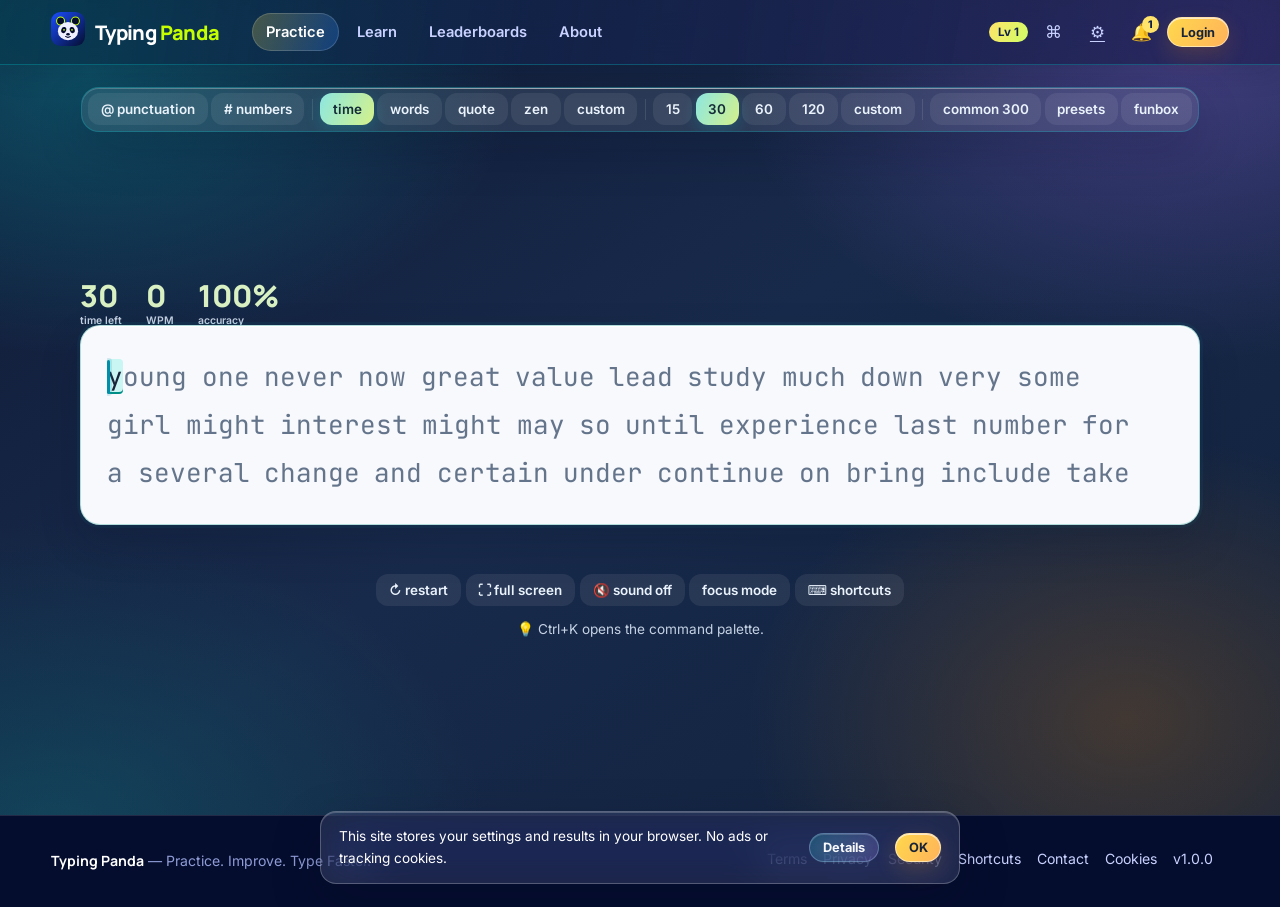
<file: index.html>
<!DOCTYPE html>
<html lang="en" data-theme="dark">
<head>
  <meta charset="UTF-8">
  <meta name="viewport" content="width=device-width, initial-scale=1">
  <title>Typing Panda — Practice. Improve. Type Faster.</title>
  <meta name="description" content="Typing Panda is a free typing practice website with timed tests, quotes, Learn mode, detailed results, leaderboards and more.">
  <meta name="theme-color" content="#050D2E">
  <link rel="icon" type="image/svg+xml" href="favicon.svg">
  <link rel="preconnect" href="https://fonts.googleapis.com">
  <link rel="preconnect" href="https://fonts.gstatic.com" crossorigin>
  <link href="https://fonts.googleapis.com/css2?family=Fira+Code:wght@400;500&family=Inter:wght@400;500;600;700&family=JetBrains+Mono:wght@400;500;700&family=Manrope:wght@500;700;800&family=Space+Mono&display=swap" rel="stylesheet">
  <link rel="stylesheet" href="css/styles.css?v=57f6023a">
</head>
<body>
  <a class="sr-only" href="#app">Skip to content</a>
  <header class="site-header" id="header"></header>
  <main id="app" class="page" tabindex="-1"></main>
  <footer class="site-footer" id="footer"></footer>
  <div id="modal-root"></div>
  <div id="toasts" aria-live="polite"></div>
  <noscript><p style="padding:2rem;color:#fff">Typing Panda needs JavaScript to run.</p></noscript>
  <script type="module" src="js/main.js?v=57f6023a"></script>
</body>
</html>
</file>
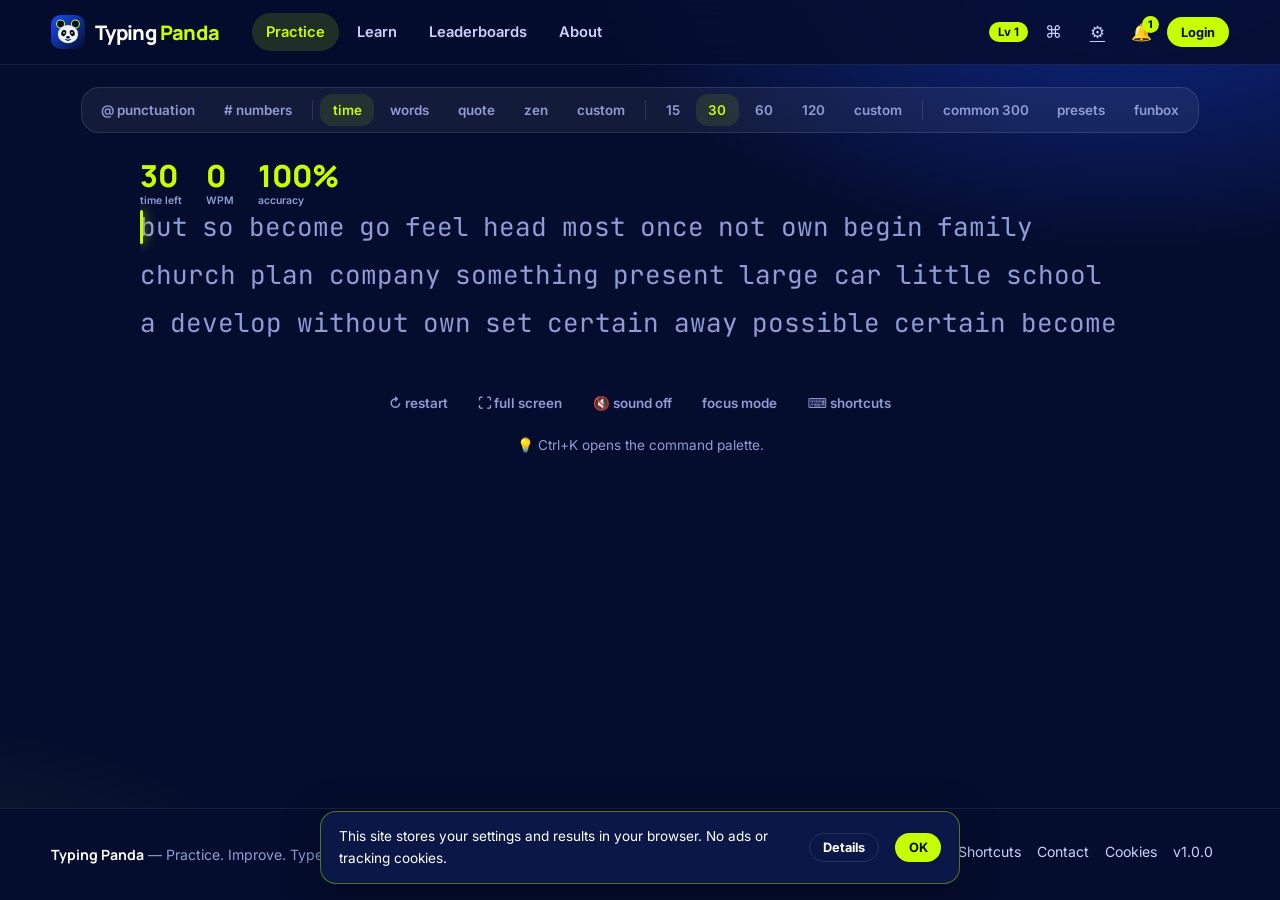
<file: typing-panda/typing-panda/index.html>
<!DOCTYPE html>
<html lang="en" data-theme="dark">
<head>
  <meta charset="UTF-8">
  <meta name="viewport" content="width=device-width, initial-scale=1">
  <title>Typing Panda — Practice. Improve. Type Faster.</title>
  <meta name="description" content="Typing Panda is a free typing practice website with timed tests, quotes, Learn mode, detailed results, leaderboards and more.">
  <meta name="theme-color" content="#050D2E">
  <link rel="icon" type="image/svg+xml" href="favicon.svg">
  <link rel="preconnect" href="https://fonts.googleapis.com">
  <link rel="preconnect" href="https://fonts.gstatic.com" crossorigin>
  <link href="https://fonts.googleapis.com/css2?family=Fira+Code:wght@400;500&family=Inter:wght@400;500;600;700&family=JetBrains+Mono:wght@400;500;700&family=Manrope:wght@500;700;800&family=Space+Mono&display=swap" rel="stylesheet">
  <link rel="stylesheet" href="css/styles.css">
</head>
<body>
  <a class="sr-only" href="#app">Skip to content</a>
  <header class="site-header" id="header"></header>
  <main id="app" class="page" tabindex="-1"></main>
  <footer class="site-footer" id="footer"></footer>
  <div id="modal-root"></div>
  <div id="toasts" aria-live="polite"></div>
  <noscript><p style="padding:2rem;color:#fff">Typing Panda needs JavaScript to run.</p></noscript>
  <script type="module" src="js/main.js"></script>
</body>
</html>
</file>
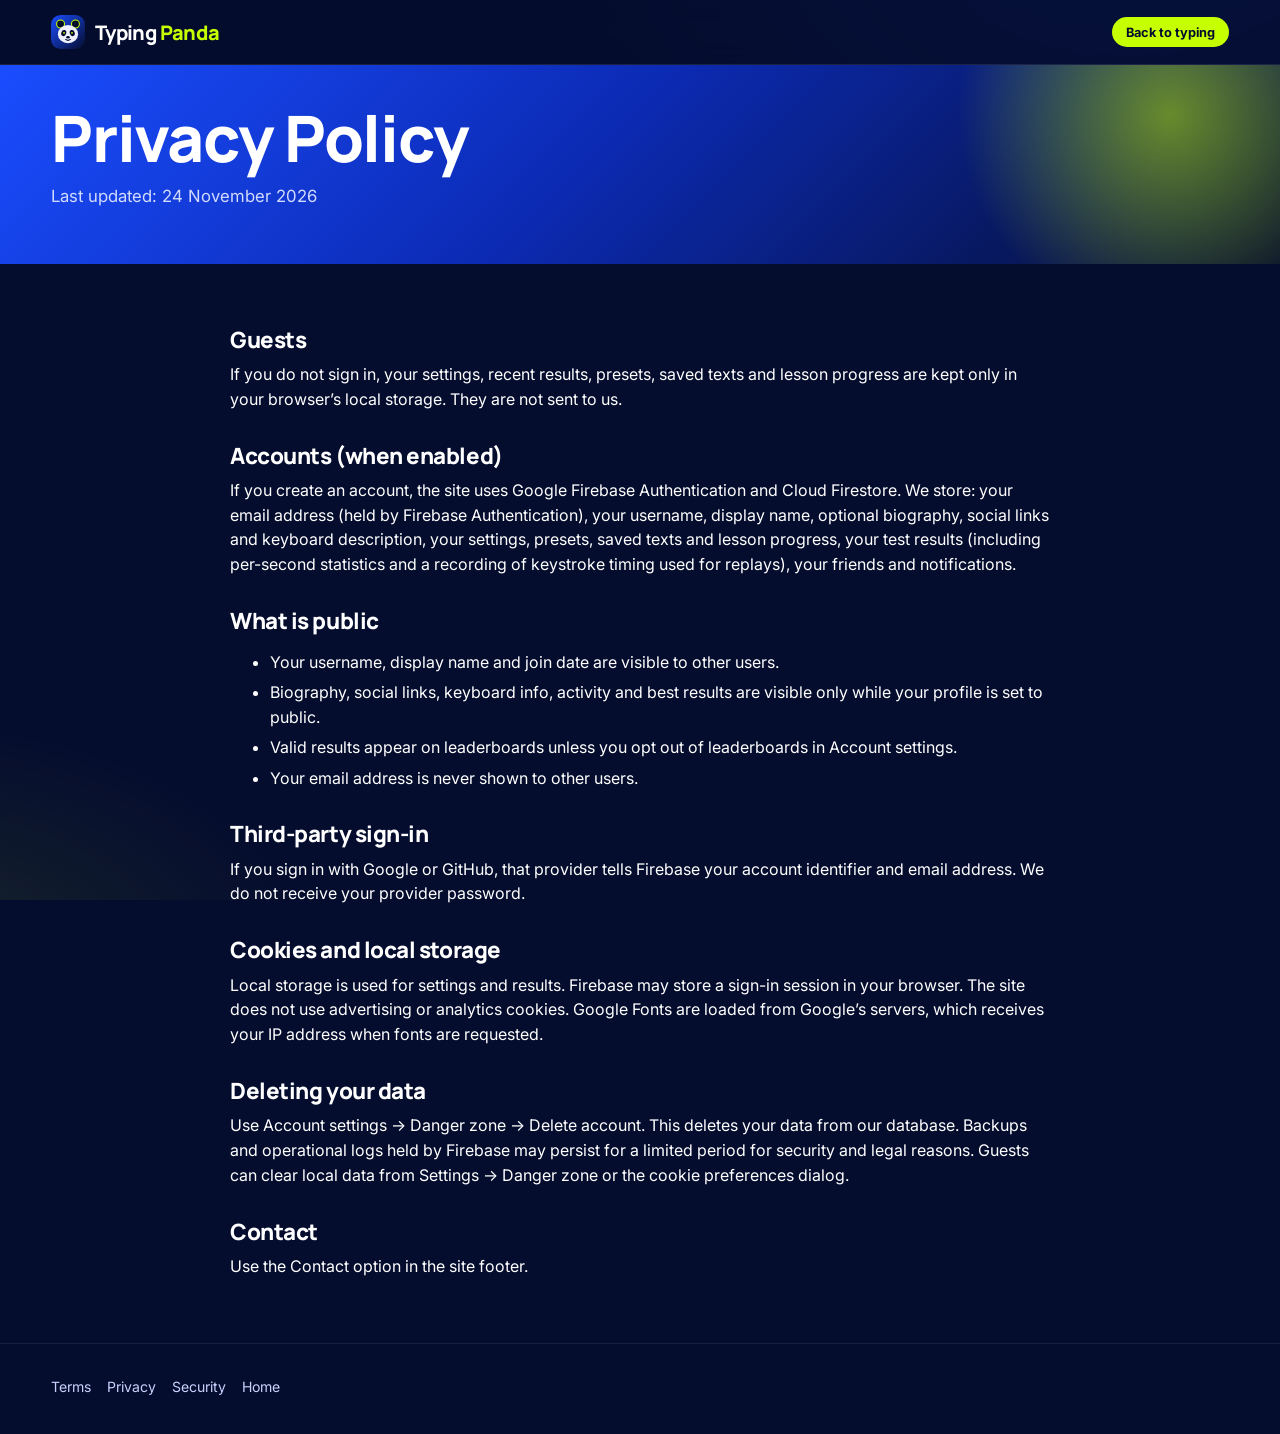
<file: privacy-policy.html>
<!DOCTYPE html>
<html lang="en" data-theme="dark"><head><meta charset="UTF-8"><meta name="viewport" content="width=device-width, initial-scale=1">
<title>Privacy Policy — Typing Panda</title><link rel="icon" href="favicon.svg">
<link href="https://fonts.googleapis.com/css2?family=Inter:wght@400;500;600;700&family=Manrope:wght@700;800&display=swap" rel="stylesheet">
<link rel="stylesheet" href="css/styles.css">
<style>.legal h2{margin-top:2rem;font-size:1.4rem}.legal li{margin:.35rem 0}</style></head>
<body>
<header class="site-header"><div class="wrap nav"><a href="index.html" class="brand"><img src="assets/logo.svg" alt=""><span>Typing <b>Panda</b></span></a>
<div class="nav-end"><a class="btn primary sm" href="index.html">Back to typing</a></div></div></header>
<section class="band band-hero" style="padding:2.4rem 0"><div class="wrap"><h1>Privacy Policy</h1><p>Last updated: 24 November 2026</p></div></section>
<main class="wrap pad legal" style="max-width:820px"><h2>Guests</h2><p>If you do not sign in, your settings, recent results, presets, saved texts and lesson progress are kept only in your browser’s local storage. They are not sent to us.</p>
<h2>Accounts (when enabled)</h2><p>If you create an account, the site uses Google Firebase Authentication and Cloud Firestore. We store: your email address (held by Firebase Authentication), your username, display name, optional biography, social links and keyboard description, your settings, presets, saved texts and lesson progress, your test results (including per-second statistics and a recording of keystroke timing used for replays), your friends and notifications.</p>
<h2>What is public</h2><ul><li>Your username, display name and join date are visible to other users.</li><li>Biography, social links, keyboard info, activity and best results are visible only while your profile is set to public.</li><li>Valid results appear on leaderboards unless you opt out of leaderboards in Account settings.</li><li>Your email address is never shown to other users.</li></ul>
<h2>Third-party sign-in</h2><p>If you sign in with Google or GitHub, that provider tells Firebase your account identifier and email address. We do not receive your provider password.</p>
<h2>Cookies and local storage</h2><p>Local storage is used for settings and results. Firebase may store a sign-in session in your browser. The site does not use advertising or analytics cookies. Google Fonts are loaded from Google’s servers, which receives your IP address when fonts are requested.</p>
<h2>Deleting your data</h2><p>Use Account settings → Danger zone → Delete account. This deletes your data from our database. Backups and operational logs held by Firebase may persist for a limited period for security and legal reasons. Guests can clear local data from Settings → Danger zone or the cookie preferences dialog.</p>
<h2>Contact</h2><p>Use the Contact option in the site footer.</p></main>
<footer class="site-footer"><div class="wrap"><a href="terms-of-service.html">Terms</a><a href="privacy-policy.html">Privacy</a><a href="security-policy.html">Security</a><a href="index.html">Home</a></div></footer>
</body></html>
</file>
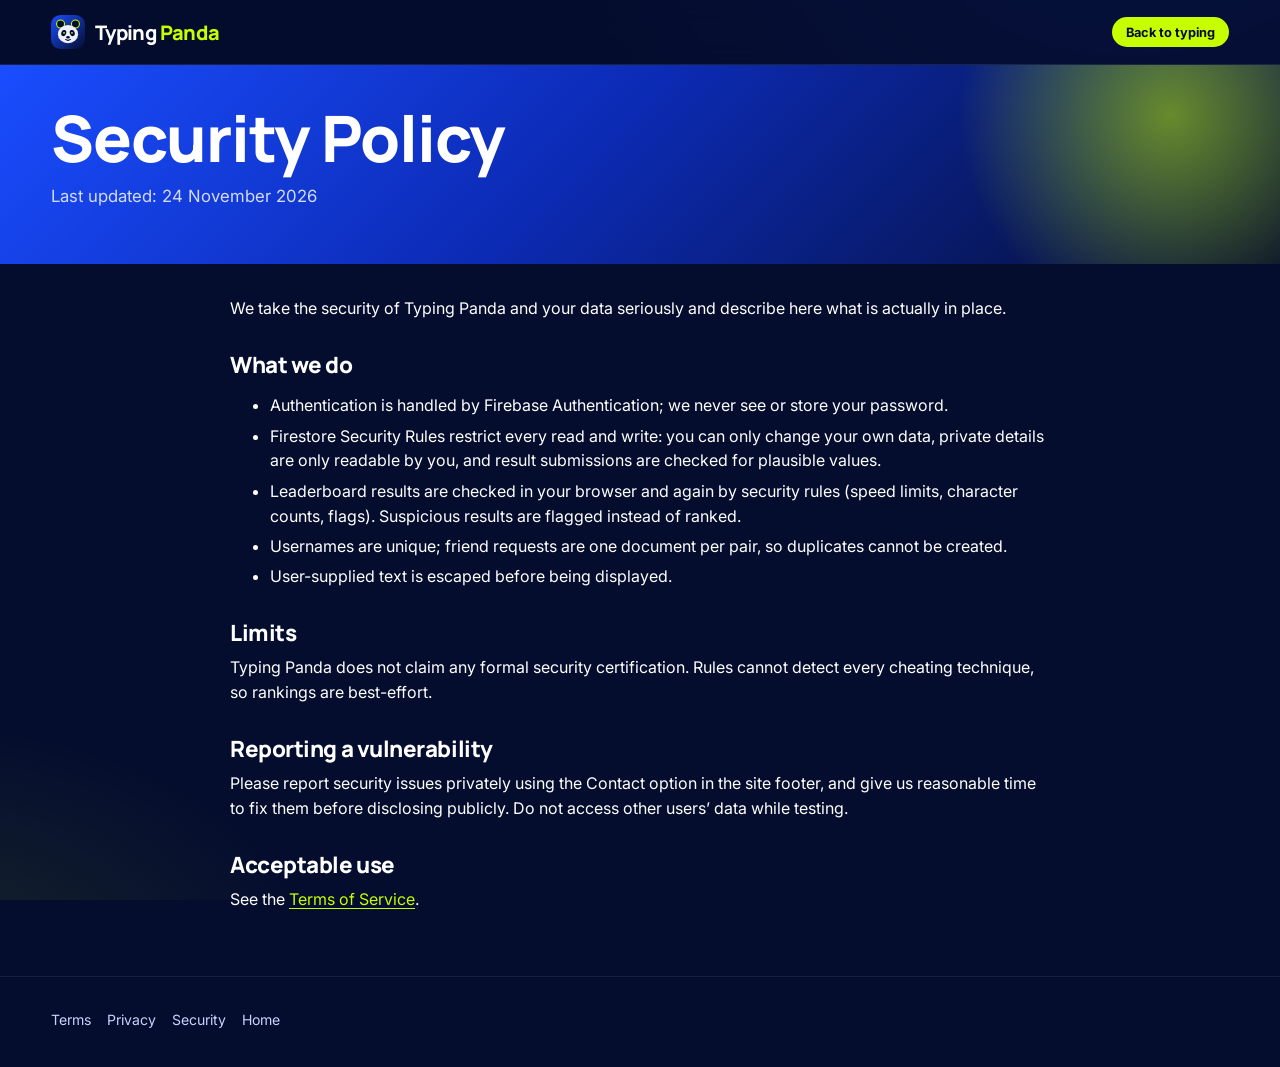
<file: security-policy.html>
<!DOCTYPE html>
<html lang="en" data-theme="dark"><head><meta charset="UTF-8"><meta name="viewport" content="width=device-width, initial-scale=1">
<title>Security Policy — Typing Panda</title><link rel="icon" href="favicon.svg">
<link href="https://fonts.googleapis.com/css2?family=Inter:wght@400;500;600;700&family=Manrope:wght@700;800&display=swap" rel="stylesheet">
<link rel="stylesheet" href="css/styles.css">
<style>.legal h2{margin-top:2rem;font-size:1.4rem}.legal li{margin:.35rem 0}</style></head>
<body>
<header class="site-header"><div class="wrap nav"><a href="index.html" class="brand"><img src="assets/logo.svg" alt=""><span>Typing <b>Panda</b></span></a>
<div class="nav-end"><a class="btn primary sm" href="index.html">Back to typing</a></div></div></header>
<section class="band band-hero" style="padding:2.4rem 0"><div class="wrap"><h1>Security Policy</h1><p>Last updated: 24 November 2026</p></div></section>
<main class="wrap pad legal" style="max-width:820px"><p>We take the security of Typing Panda and your data seriously and describe here what is actually in place.</p>
<h2>What we do</h2><ul><li>Authentication is handled by Firebase Authentication; we never see or store your password.</li><li>Firestore Security Rules restrict every read and write: you can only change your own data, private details are only readable by you, and result submissions are checked for plausible values.</li><li>Leaderboard results are checked in your browser and again by security rules (speed limits, character counts, flags). Suspicious results are flagged instead of ranked.</li><li>Usernames are unique; friend requests are one document per pair, so duplicates cannot be created.</li><li>User-supplied text is escaped before being displayed.</li></ul>
<h2>Limits</h2><p>Typing Panda does not claim any formal security certification. Rules cannot detect every cheating technique, so rankings are best-effort.</p>
<h2>Reporting a vulnerability</h2><p>Please report security issues privately using the Contact option in the site footer, and give us reasonable time to fix them before disclosing publicly. Do not access other users’ data while testing.</p>
<h2>Acceptable use</h2><p>See the <a href="terms-of-service.html">Terms of Service</a>.</p></main>
<footer class="site-footer"><div class="wrap"><a href="terms-of-service.html">Terms</a><a href="privacy-policy.html">Privacy</a><a href="security-policy.html">Security</a><a href="index.html">Home</a></div></footer>
</body></html>
</file>
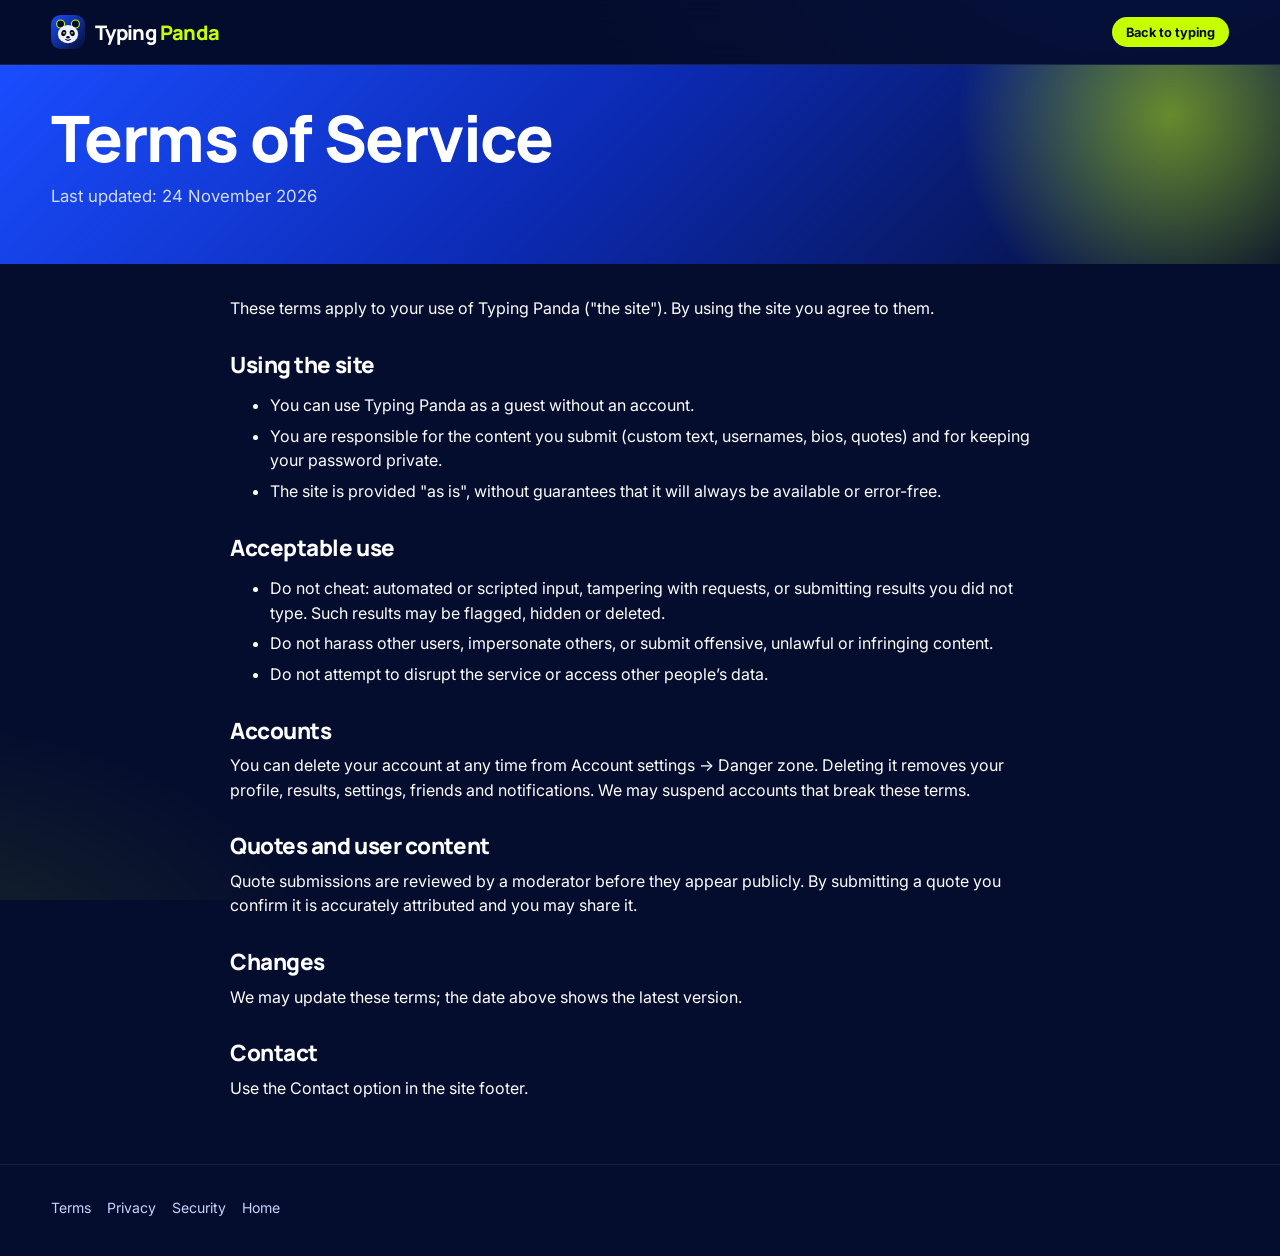
<file: terms-of-service.html>
<!DOCTYPE html>
<html lang="en" data-theme="dark"><head><meta charset="UTF-8"><meta name="viewport" content="width=device-width, initial-scale=1">
<title>Terms of Service — Typing Panda</title><link rel="icon" href="favicon.svg">
<link href="https://fonts.googleapis.com/css2?family=Inter:wght@400;500;600;700&family=Manrope:wght@700;800&display=swap" rel="stylesheet">
<link rel="stylesheet" href="css/styles.css">
<style>.legal h2{margin-top:2rem;font-size:1.4rem}.legal li{margin:.35rem 0}</style></head>
<body>
<header class="site-header"><div class="wrap nav"><a href="index.html" class="brand"><img src="assets/logo.svg" alt=""><span>Typing <b>Panda</b></span></a>
<div class="nav-end"><a class="btn primary sm" href="index.html">Back to typing</a></div></div></header>
<section class="band band-hero" style="padding:2.4rem 0"><div class="wrap"><h1>Terms of Service</h1><p>Last updated: 24 November 2026</p></div></section>
<main class="wrap pad legal" style="max-width:820px"><p>These terms apply to your use of Typing Panda ("the site"). By using the site you agree to them.</p>
<h2>Using the site</h2><ul><li>You can use Typing Panda as a guest without an account.</li><li>You are responsible for the content you submit (custom text, usernames, bios, quotes) and for keeping your password private.</li><li>The site is provided "as is", without guarantees that it will always be available or error-free.</li></ul>
<h2>Acceptable use</h2><ul><li>Do not cheat: automated or scripted input, tampering with requests, or submitting results you did not type. Such results may be flagged, hidden or deleted.</li><li>Do not harass other users, impersonate others, or submit offensive, unlawful or infringing content.</li><li>Do not attempt to disrupt the service or access other people’s data.</li></ul>
<h2>Accounts</h2><p>You can delete your account at any time from Account settings → Danger zone. Deleting it removes your profile, results, settings, friends and notifications. We may suspend accounts that break these terms.</p>
<h2>Quotes and user content</h2><p>Quote submissions are reviewed by a moderator before they appear publicly. By submitting a quote you confirm it is accurately attributed and you may share it.</p>
<h2>Changes</h2><p>We may update these terms; the date above shows the latest version.</p><h2>Contact</h2><p>Use the Contact option in the site footer.</p></main>
<footer class="site-footer"><div class="wrap"><a href="terms-of-service.html">Terms</a><a href="privacy-policy.html">Privacy</a><a href="security-policy.html">Security</a><a href="index.html">Home</a></div></footer>
</body></html>
</file>
<file: css/styles.css>
/* ===== Typing Panda — Electric Blue / Neon Lime / Deep Navy ===== */
:root {
  --navy: #050D2E;
  --blue: #1A4DFF;
  --lime: #C6FF00;
  --off: #EEF0FF;
  --white: #FFFFFF;

  --bg: var(--navy);
  --bg2: #0A1747;
  --card: rgba(255, 255, 255, .06);
  --card-b: rgba(255, 255, 255, .11);
  --text: #FFFFFF;
  --sub: #8F9CD6;
  --main: #C6FF00;
  --main-ink: #050D2E;
  --accent: #1A4DFF;
  --err: #FF5C7A;
  --caret: #C6FF00;
  --shadow: 0 10px 40px rgba(0, 0, 0, .35);

  --font-head: 'Manrope', 'Inter', system-ui, sans-serif;
  --font-body: 'Inter', system-ui, sans-serif;
  --font-mono: 'JetBrains Mono', ui-monospace, Menlo, Consolas, monospace;
  --fs: 26px;
  --row: calc(var(--fs) * 1.85);
  --tw: 1000px;
  --radius: 18px;
  --grad-hero: linear-gradient(135deg, #1A4DFF 0%, #0c2bb5 45%, #050D2E 100%);
  --grad-lime: linear-gradient(120deg, #C6FF00 0%, #7fd6a8 45%, #1A4DFF 110%);
}
[data-theme="light"] {
  --bg: #EEF0FF; --bg2: #FFFFFF; --card: #FFFFFF; --card-b: rgba(5, 13, 46, .12);
  --text: #050D2E; --sub: #5B6698; --main: #1A4DFF; --main-ink: #FFFFFF;
  --caret: #1A4DFF; --err: #D91E48; --shadow: 0 10px 40px rgba(26, 77, 255, .12);
}
[data-theme="electric"] {
  --bg: #1A4DFF; --bg2: #1540D9; --card: rgba(255, 255, 255, .12); --card-b: rgba(255, 255, 255, .22);
  --text: #FFFFFF; --sub: #BFCBFF; --main: #C6FF00; --main-ink: #050D2E; --err: #FFB1C0;
}

* { box-sizing: border-box; }
html { scroll-behavior: smooth; }
body {
  margin: 0; min-height: 100vh; display: flex; flex-direction: column;
  font-family: var(--font-body); color: var(--text); background: var(--bg);
  background-image:
    radial-gradient(900px 520px at 88% -8%, rgba(26, 77, 255, .5), transparent 62%),
    radial-gradient(700px 420px at -8% 108%, rgba(198, 255, 0, .10), transparent 60%);
  background-attachment: fixed;
  -webkit-font-smoothing: antialiased; line-height: 1.55;
}
[data-theme="light"] body { background-image: radial-gradient(900px 520px at 90% -10%, rgba(26, 77, 255, .14), transparent 60%); }
[data-theme="electric"] body { background-image: linear-gradient(180deg, #1A4DFF 0%, #0c2bb5 70%, #071a73 100%); }
body.has-bg::before {
  content: ""; position: fixed; inset: 0; z-index: -1; background: var(--bgimg) center/cover no-repeat;
  opacity: var(--bgop, .3); filter: blur(var(--bgblur, 0px));
}
h1, h2, h3, h4 { font-family: var(--font-head); line-height: 1.1; margin: 0 0 .6rem; letter-spacing: -.02em; }
h1 { font-size: clamp(2.2rem, 6vw, 4rem); font-weight: 800; }
h2 { font-size: clamp(1.5rem, 3.4vw, 2.2rem); font-weight: 800; }
h3 { font-size: 1.15rem; font-weight: 700; }
p { margin: 0 0 1rem; }
a { color: var(--main); text-underline-offset: 3px; }
:focus-visible { outline: 2px solid var(--main); outline-offset: 2px; border-radius: 6px; }
.wrap { width: min(1180px, 92vw); margin-inline: auto; }
.muted { color: var(--sub); }
.hidden { display: none !important; }
.row { display: flex; align-items: center; gap: .6rem; flex-wrap: wrap; }
.spread { justify-content: space-between; }
.grid { display: grid; gap: 1rem; }
.g2 { grid-template-columns: repeat(auto-fit, minmax(280px, 1fr)); }
.g3 { grid-template-columns: repeat(auto-fit, minmax(290px, 1fr)); }
.g4 { grid-template-columns: repeat(auto-fit, minmax(150px, 1fr)); }
.sr-only { position: absolute; width: 1px; height: 1px; overflow: hidden; clip: rect(0 0 0 0); }

/* ===== Header (always Deep Navy, brand constant across themes) ===== */
.site-header {
  position: sticky; top: 0; z-index: 50; color: #fff;
  background: rgba(5, 13, 46, .86); backdrop-filter: blur(14px);
  border-bottom: 1px solid rgba(255, 255, 255, .09);
}
.nav { display: flex; align-items: center; gap: 1rem; height: 64px; }
.brand { display: flex; align-items: center; gap: .6rem; color: #fff; text-decoration: none; font: 800 1.25rem var(--font-head); letter-spacing: -.03em; }
.brand img { width: 34px; height: 34px; }
.brand b { color: var(--lime); font-weight: 800; }
.nav-links { display: flex; gap: .2rem; margin-left: 1rem; }
.nav-links a {
  color: #c9d2ff; text-decoration: none; padding: .45rem .9rem; border-radius: 999px;
  font-weight: 600; font-size: .92rem; transition: background .2s, color .2s;
}
.nav-links a:hover { background: rgba(255, 255, 255, .08); color: #fff; }
.nav-links a.active { background: rgba(198, 255, 0, .14); color: var(--lime); }
.nav-end { margin-left: auto; display: flex; align-items: center; gap: .4rem; }
.icon-btn {
  background: transparent; border: 0; color: inherit; width: 38px; height: 38px; border-radius: 12px;
  cursor: pointer; font-size: 1.05rem; display: inline-grid; place-items: center; position: relative;
  transition: background .2s, transform .15s;
}
.site-header .icon-btn { color: #c9d2ff; }
.icon-btn:hover { background: rgba(127, 140, 200, .2); }
.badge {
  position: absolute; top: 3px; right: 2px; min-width: 17px; height: 17px; padding: 0 4px;
  background: var(--lime); color: var(--navy); border-radius: 99px; font: 800 .65rem/17px var(--font-body); text-align: center;
}
.lvl {
  font: 700 .72rem var(--font-body); color: var(--navy); background: var(--lime);
  padding: .2rem .55rem; border-radius: 99px;
}
.menu-toggle { display: none; }
.avatar {
  width: 34px; height: 34px; border-radius: 50%; display: inline-grid; place-items: center;
  font: 800 .9rem var(--font-head); color: var(--navy); background: var(--grad-lime); flex: none;
}
.avatar.lg { width: 84px; height: 84px; font-size: 2rem; }
.popover {
  position: absolute; right: 0; top: 48px; min-width: 220px; background: #0A1747; color: #fff;
  border: 1px solid rgba(255, 255, 255, .14); border-radius: 16px; padding: .4rem; box-shadow: var(--shadow); z-index: 60;
  animation: pop .15s ease;
}
.popover a, .popover button {
  display: block; width: 100%; text-align: left; padding: .6rem .8rem; border: 0; background: none;
  color: #dfe5ff; border-radius: 10px; font: 500 .92rem var(--font-body); text-decoration: none; cursor: pointer;
}
.popover a:hover, .popover button:hover { background: rgba(198, 255, 0, .12); color: var(--lime); }
.popover .who { padding: .6rem .8rem; color: #8F9CD6; font-size: .8rem; }
@keyframes pop { from { opacity: 0; transform: translateY(-6px); } to { opacity: 1; transform: none; } }

/* ===== Buttons ===== */
.btn {
  --b: var(--card-b); font: 700 .92rem var(--font-body); border-radius: 999px; padding: .65rem 1.2rem;
  border: 1px solid var(--b); background: transparent; color: var(--text); cursor: pointer;
  text-decoration: none; display: inline-flex; align-items: center; gap: .45rem; justify-content: center;
  transition: transform .15s, box-shadow .2s, background .2s, border-color .2s;
}
.btn:hover { transform: translateY(-1px); border-color: var(--main); }
.btn:active { transform: translateY(0); }
.btn.primary { background: var(--main); color: var(--main-ink); border-color: transparent; }
.btn.primary:hover { box-shadow: 0 0 0 4px rgba(198, 255, 0, .16), 0 10px 28px rgba(198, 255, 0, .28); }
[data-theme="light"] .btn.primary:hover { box-shadow: 0 0 0 4px rgba(26, 77, 255, .14), 0 10px 28px rgba(26, 77, 255, .3); }
.btn.blue { background: var(--blue); color: #fff; border-color: transparent; }
.btn.blue:hover { box-shadow: 0 0 0 4px rgba(26, 77, 255, .25), 0 10px 28px rgba(26, 77, 255, .4); }
.btn.danger { border-color: var(--err); color: var(--err); }
.btn.danger:hover { background: var(--err); color: var(--navy); }
.btn.sm { padding: .4rem .8rem; font-size: .8rem; }
.btn[disabled] { opacity: .5; pointer-events: none; }
.site-header .btn.ghost { color: #fff; border-color: rgba(255, 255, 255, .25); }

/* ===== Cards & bands ===== */
.card {
  background: var(--card); border: 1px solid var(--card-b); border-radius: var(--radius); padding: 1.3rem;
  box-shadow: var(--shadow); backdrop-filter: blur(8px);
}
[data-theme="light"] .card { backdrop-filter: none; }
.card.flat { box-shadow: none; }
.card h3 { margin-bottom: .4rem; }
.band { padding: clamp(2.4rem, 6vw, 4.5rem) 0; position: relative; }
.band-hero { background: var(--grad-hero); color: #fff; overflow: hidden; }
.band-hero::after {
  content: ""; position: absolute; width: 460px; height: 460px; right: -120px; top: -180px; border-radius: 50%;
  background: radial-gradient(circle, rgba(198, 255, 0, .5), transparent 65%); pointer-events: none;
}
.band-hero .wrap { position: relative; z-index: 1; }
.band-hero p { color: #d3dbff; max-width: 60ch; font-size: 1.05rem; }
.band-dark { background: #050D2E; color: #fff; }
.band-dark .card { background: rgba(255, 255, 255, .06); border-color: rgba(255, 255, 255, .12); color: #fff; }
.band-dark .muted { color: #8F9CD6; }
.band-blue { background: var(--blue); color: #fff; }
.band-blue .card { background: rgba(255, 255, 255, .12); border-color: rgba(255, 255, 255, .24); color: #fff; box-shadow: none; }
.band-blue .muted { color: #cdd7ff; }
.band-light { background: #EEF0FF; color: #050D2E; }
.band-light .card { background: #fff; border-color: rgba(5, 13, 46, .1); color: #050D2E; box-shadow: 0 10px 30px rgba(26, 77, 255, .1); }
.band-light .muted { color: #5B6698; }
.band-light a { color: var(--blue); }
.band-lime { background: var(--grad-lime); color: #050D2E; }
.band-lime .btn { color: #050D2E; border-color: rgba(5, 13, 46, .4); }
.band-lime .btn.primary { background: #050D2E; color: #C6FF00; }
.pill {
  display: inline-block; padding: .2rem .65rem; border-radius: 99px; font: 700 .72rem var(--font-body);
  background: rgba(198, 255, 0, .16); color: var(--main);
}
[data-theme="light"] .pill { background: rgba(26, 77, 255, .1); }
.pill.exp { background: rgba(255, 92, 122, .16); color: var(--err); }
.stat-big { font: 800 clamp(1.8rem, 4vw, 2.6rem)/1 var(--font-head); color: var(--main); }
.band-light .stat-big { color: var(--blue); }
.stat-label { color: var(--sub); font-size: .82rem; font-weight: 600; }

.page { animation: fade .25s ease; }
@keyframes fade { from { opacity: 0; transform: translateY(6px); } to { opacity: 1; transform: none; } }
.pad { padding: 2rem 0 3rem; }

/* ===== Test page ===== */
.test-page { padding: 1.4rem 0 2.5rem; }
.config-bar {
  display: flex; flex-wrap: wrap; gap: .2rem; justify-content: center; width: fit-content; max-width: 100%;
  margin: 0 auto 1.4rem; padding: .35rem; background: var(--card); border: 1px solid var(--card-b);
  border-radius: 18px; backdrop-filter: blur(10px); transition: opacity .3s;
}
.config-bar .sep { width: 1px; background: var(--card-b); margin: .35rem .25rem; }
.opt {
  background: transparent; border: 0; color: var(--sub); font: 600 .84rem var(--font-body); cursor: pointer;
  padding: .5rem .8rem; border-radius: 12px; transition: color .15s, background .15s; white-space: nowrap;
}
.opt:hover { color: var(--text); }
.opt.on { color: var(--main); background: rgba(198, 255, 0, .1); }
[data-theme="light"] .opt.on { background: rgba(26, 77, 255, .1); }
.focus-mode-active .config-bar, .focus-mode-active .test-controls, .focus-mode-active .tip, .focus-mode-active .keymap { opacity: 0; pointer-events: none; }
.typing-wrap { width: min(var(--tw), 94vw); margin: 0 auto; }
.live-row { display: flex; gap: 1.5rem; align-items: baseline; height: 3rem; font: 800 1.9rem var(--font-head); color: var(--main); }
.live-row .lv small { display: block; font: 600 .65rem var(--font-body); color: var(--sub); line-height: 1; }
.timebar { height: 4px; background: var(--card-b); border-radius: 4px; overflow: hidden; margin-bottom: .6rem; }
.timebar i { display: block; height: 100%; width: 0; background: var(--grad-lime); }
.typing-box { position: relative; outline: none; cursor: text; }
.words-view { position: relative; height: calc(var(--row) * var(--lines, 3)); overflow: hidden; font-family: var(--font-mono); font-size: var(--fs); }
.words { position: relative; display: flex; flex-wrap: wrap; align-content: flex-start; transition: transform .12s ease; user-select: none; }
.word { position: relative; height: var(--row); line-height: var(--row); margin-right: .55em; white-space: pre; color: var(--sub); }
.word .ok { color: var(--text); }
.word .bad { color: var(--err); }
.word .extra { color: var(--err); opacity: .75; }
.word.wrong { text-decoration: underline; text-decoration-color: var(--err); text-decoration-thickness: 2px; text-underline-offset: 6px; }
.word.hl-word.active { color: var(--text); }
.word [data-typo]::after { content: attr(data-typo); position: absolute; font-size: .45em; top: 78%; left: 50%; transform: translateX(-50%); color: var(--err); }
.word span { position: relative; }
.caret { position: absolute; left: 0; top: 0; width: 3px; height: calc(var(--row) * .72); margin-top: calc(var(--row) * .14); background: var(--caret); border-radius: 2px; pointer-events: none; transition: left .09s ease, top .09s ease; box-shadow: 0 0 12px var(--caret); }
.caret.blink { animation: blink 1s steps(1) infinite; }
.caret.nosmooth { transition: none; }
.caret.block { background: var(--caret); opacity: .35; border-radius: 3px; box-shadow: none; }
.caret.underline { height: 3px; margin-top: calc(var(--row) * .82); width: .6em; }
.caret.outline { background: transparent; border: 2px solid var(--caret); box-shadow: none; border-radius: 3px; }
@keyframes blink { 50% { opacity: 0; } }
.hidden-input { position: absolute; opacity: 0; left: 0; top: 0; width: 1px; height: 1px; border: 0; padding: 0; pointer-events: none; }
.focus-msg {
  position: absolute; inset: 0; display: none; place-items: center; text-align: center;
  background: linear-gradient(180deg, transparent, var(--bg)); color: var(--text); font: 600 1rem var(--font-body);
  backdrop-filter: blur(5px); border-radius: 14px;
}
.typing-box.unfocused .focus-msg { display: grid; }
.typing-box.unfocused .caret { opacity: 0; }
body.hide-ooF .focus-msg { display: none !important; }
.fb-mirror .words { scale: -1 1; }
.fb-upside .words-view { rotate: 180deg; }
.fb-limited .word:not(.active) { opacity: 0; }
.fb-memory.started .word:not(.wrong) span:not(.ok):not(.bad) { opacity: 0; }
.fb-earthquake .words { animation: quake .18s infinite; }
@keyframes quake { 0% { translate: 1px 1px; } 25% { translate: -2px 1px; } 50% { translate: 1px -2px; } 75% { translate: -1px 2px; } 100% { translate: 2px -1px; } }
.test-controls { display: flex; justify-content: center; gap: .3rem; margin-top: 1.1rem; flex-wrap: wrap; transition: opacity .3s; }
.tip { text-align: center; color: var(--sub); font-size: .85rem; margin-top: 1rem; transition: opacity .3s; }
kbd { background: var(--card); border: 1px solid var(--card-b); border-bottom-width: 2px; border-radius: 6px; padding: .05rem .4rem; font: 600 .78em var(--font-mono); color: var(--text); }
.caps-warn { color: var(--lime); text-align: center; font-weight: 700; height: 1.4rem; }
.quote-info { text-align: center; color: var(--sub); font-size: .85rem; margin-top: .6rem; }

/* keymap */
.keymap { display: grid; gap: 5px; margin: 1.4rem auto 0; width: fit-content; max-width: 100%; transition: opacity .3s; }
.krow { display: flex; gap: 5px; justify-content: center; }
.key {
  width: 42px; height: 42px; border-radius: 10px; display: grid; place-items: center; background: var(--card);
  border: 1px solid var(--card-b); color: var(--sub); font: 600 .85rem var(--font-mono); transition: background .1s, color .1s, transform .1s;
}
.key.wide { width: 74px; }
.key.space { width: 280px; }
.key.target { background: var(--main); color: var(--main-ink); transform: translateY(-2px); box-shadow: 0 0 18px rgba(198, 255, 0, .45); }
.key.f-0, .key.f-9 { border-bottom: 3px solid #8F9CD6; }
.key.f-1, .key.f-8 { border-bottom: 3px solid #1A4DFF; }
.key.f-2, .key.f-7 { border-bottom: 3px solid #C6FF00; }
.key.f-3, .key.f-6 { border-bottom: 3px solid #ff9ac0; }
.key.f-4 { border-bottom: 3px solid #5cd6ff; }
.key.f-5 { border-bottom: 3px solid #ffb35c; }

/* ===== Results ===== */
.result-hero { background: var(--grad-hero); color: #fff; border-radius: 26px; padding: clamp(1.2rem, 3vw, 2.2rem); position: relative; overflow: hidden; box-shadow: var(--shadow); border: 1px solid rgba(255, 255, 255, .14); }
.result-hero::after { content: ""; position: absolute; right: -90px; top: -120px; width: 340px; height: 340px; border-radius: 50%; background: radial-gradient(circle, rgba(198, 255, 0, .42), transparent 65%); pointer-events: none; }
.result-top { display: grid; grid-template-columns: auto 1fr; gap: 2rem; align-items: center; position: relative; z-index: 1; }
.big-wpm { font: 800 clamp(3.4rem, 11vw, 6.5rem)/.95 var(--font-head); color: var(--lime); letter-spacing: -.04em; }
.big-wpm small { display: block; font: 700 .8rem var(--font-body); color: #cdd7ff; letter-spacing: 0; }
.mini-stats { display: grid; grid-template-columns: repeat(auto-fit, minmax(110px, 1fr)); gap: .9rem 1.2rem; }
.mini-stats b { display: block; font: 800 1.5rem var(--font-head); color: #fff; }
.mini-stats span { font-size: .78rem; color: #b9c6ff; font-weight: 600; }
.pb-badge { display: inline-block; background: var(--lime); color: var(--navy); font: 800 .78rem var(--font-body); padding: .3rem .8rem; border-radius: 99px; margin-bottom: .8rem; animation: pop .4s ease; }
.fail-badge { display: inline-block; background: var(--err); color: var(--navy); font: 800 .78rem var(--font-body); padding: .3rem .8rem; border-radius: 99px; margin-bottom: .8rem; }
.chart-box { position: relative; height: 260px; }
.chart-box canvas { width: 100%; height: 100%; display: block; }
.tip-box { position: absolute; pointer-events: none; background: #050D2E; color: #fff; border: 1px solid rgba(255, 255, 255, .2); border-radius: 10px; padding: .4rem .6rem; font: 600 .75rem var(--font-body); white-space: nowrap; display: none; z-index: 5; }
.tabs { display: flex; gap: .2rem; flex-wrap: wrap; margin-bottom: .8rem; }
.chip { display: inline-block; padding: .22rem .6rem; margin: .15rem; border-radius: 8px; font: 600 .85rem var(--font-mono); background: var(--card); border: 1px solid var(--card-b); }
.chip.bad { color: var(--err); border-color: var(--err); }
.result-actions { display: flex; flex-wrap: wrap; gap: .5rem; margin: 1.2rem 0; }

/* ===== Forms, toggles, tables ===== */
input[type=text], input[type=email], input[type=password], input[type=number], input[type=search], input[type=url], select, textarea {
  width: 100%; background: var(--card); color: var(--text); border: 1px solid var(--card-b); border-radius: 12px;
  padding: .7rem .9rem; font: 500 .95rem var(--font-body); transition: border-color .2s, box-shadow .2s;
}
input:focus, select:focus, textarea:focus { outline: none; border-color: var(--main); box-shadow: 0 0 0 3px rgba(198, 255, 0, .15); }
[data-theme="light"] input:focus, [data-theme="light"] select:focus, [data-theme="light"] textarea:focus { box-shadow: 0 0 0 3px rgba(26, 77, 255, .15); }
select option { background: #0A1747; color: #fff; }
textarea { min-height: 160px; font-family: var(--font-mono); resize: vertical; }
input[type=range] { accent-color: var(--main); width: 100%; }
input[type=color] { width: 44px; height: 34px; border: 0; background: none; padding: 0; }
label.f { display: block; font-weight: 600; font-size: .85rem; margin: .8rem 0 .3rem; }
.field-err { color: var(--err); font-size: .82rem; margin-top: .3rem; }
.switch { position: relative; width: 46px; height: 26px; flex: none; }
.switch input { opacity: 0; position: absolute; inset: 0; cursor: pointer; margin: 0; z-index: 1; }
.switch i { position: absolute; inset: 0; border-radius: 99px; background: var(--card-b); transition: background .2s; }
.switch i::after { content: ""; position: absolute; width: 20px; height: 20px; border-radius: 50%; background: #fff; left: 3px; top: 3px; transition: transform .2s; }
.switch input:checked + i { background: var(--main); }
.switch input:checked + i::after { transform: translateX(20px); background: var(--main-ink); }
.switch input:focus-visible + i { outline: 2px solid var(--main); outline-offset: 2px; }
.table-wrap { overflow-x: auto; border-radius: 14px; border: 1px solid var(--card-b); }
table { width: 100%; border-collapse: collapse; font-size: .9rem; }
th, td { padding: .7rem .9rem; text-align: left; white-space: nowrap; }
th { color: var(--sub); font-weight: 700; font-size: .75rem; background: var(--card); cursor: pointer; user-select: none; }
tr + tr td { border-top: 1px solid var(--card-b); }
tbody tr:hover td { background: rgba(198, 255, 0, .05); }
tr.me td { background: rgba(198, 255, 0, .12); }

/* settings */
.settings-layout { display: grid; grid-template-columns: 220px 1fr; gap: 1.6rem; align-items: start; }
.side-nav { position: sticky; top: 84px; display: grid; gap: .2rem; }
.side-nav button { text-align: left; background: none; border: 0; color: var(--sub); padding: .6rem .9rem; border-radius: 12px; font: 600 .9rem var(--font-body); cursor: pointer; }
.side-nav button.on { background: rgba(198, 255, 0, .12); color: var(--main); }
[data-theme="light"] .side-nav button.on { background: rgba(26, 77, 255, .1); }
.set-row { display: grid; grid-template-columns: 1fr minmax(160px, 260px); gap: 1rem; align-items: center; padding: 1rem 0; border-top: 1px solid var(--card-b); }
.set-row:first-of-type { border-top: 0; }
.set-row h4 { margin: 0 0 .15rem; font: 700 .98rem var(--font-body); }
.set-row p { margin: 0; color: var(--sub); font-size: .85rem; }
.set-row .ctl { display: flex; justify-content: flex-end; align-items: center; gap: .6rem; }
.set-row .ctl select, .set-row .ctl input[type=text], .set-row .ctl input[type=number] { max-width: 260px; }

/* learn */
.lesson-grid { display: grid; gap: .6rem; grid-template-columns: repeat(auto-fill, minmax(190px, 1fr)); }
.lesson { text-align: left; background: var(--card); border: 1px solid var(--card-b); border-radius: 14px; padding: .8rem 1rem; color: var(--text); cursor: pointer; font: 600 .9rem var(--font-body); transition: transform .15s, border-color .2s; }
.lesson:hover { transform: translateY(-2px); border-color: var(--main); }
.lesson small { display: block; color: var(--sub); font-weight: 500; margin-top: .15rem; }
.lesson.done { border-color: var(--main); }
.lesson.done::after { content: "✓"; float: right; color: var(--main); font-weight: 800; }
.progress { height: 10px; background: var(--card-b); border-radius: 99px; overflow: hidden; }
.progress i { display: block; height: 100%; background: var(--grad-lime); border-radius: 99px; transition: width .5s ease; }
.band-light .progress { background: rgba(5, 13, 46, .12); }

/* heat calendar */
.heat { display: grid; grid-auto-flow: column; grid-template-rows: repeat(7, 13px); gap: 3px; overflow-x: auto; padding-bottom: .4rem; }
.heat i { width: 13px; height: 13px; border-radius: 3px; background: var(--card-b); display: block; }
.heat i.l1 { background: rgba(198, 255, 0, .3); } .heat i.l2 { background: rgba(198, 255, 0, .55); } .heat i.l3 { background: rgba(198, 255, 0, .8); } .heat i.l4 { background: #C6FF00; }
[data-theme="light"] .heat i.l1 { background: rgba(26, 77, 255, .25); } [data-theme="light"] .heat i.l2 { background: rgba(26, 77, 255, .5); } [data-theme="light"] .heat i.l3 { background: rgba(26, 77, 255, .75); } [data-theme="light"] .heat i.l4 { background: #1A4DFF; }

/* ===== Modal / toast ===== */
.overlay { position: fixed; inset: 0; z-index: 100; background: rgba(5, 13, 46, .72); backdrop-filter: blur(6px); display: grid; place-items: center; padding: 1rem; animation: fadeo .18s ease; }
@keyframes fadeo { from { opacity: 0; } to { opacity: 1; } }
.modal { width: min(560px, 100%); max-height: 90vh; overflow: auto; background: #0A1747; color: #fff; border: 1px solid rgba(255, 255, 255, .16); border-radius: 22px; box-shadow: 0 30px 80px rgba(0, 0, 0, .5); animation: pop .2s ease; --card: rgba(255, 255, 255, .07); --card-b: rgba(255, 255, 255, .14); --text: #fff; --sub: #9aa8e0; --main: #C6FF00; --main-ink: #050D2E; --err: #FF5C7A; }
.modal.wide { width: min(860px, 100%); }
.modal-head { display: flex; justify-content: space-between; align-items: center; padding: 1.1rem 1.3rem .4rem; }
.modal-head h2 { margin: 0; font-size: 1.3rem; }
.modal-body { padding: .6rem 1.3rem 1rem; }
.modal-foot { display: flex; justify-content: flex-end; gap: .5rem; padding: .8rem 1.3rem 1.2rem; flex-wrap: wrap; }
.modal a { color: var(--lime); }
.cmd-list { display: grid; gap: 2px; max-height: 50vh; overflow: auto; margin-top: .6rem; }
.cmd { display: flex; justify-content: space-between; gap: 1rem; padding: .6rem .8rem; border-radius: 10px; cursor: pointer; color: #dfe5ff; background: none; border: 0; text-align: left; font: 500 .92rem var(--font-body); }
.cmd.sel { background: rgba(198, 255, 0, .14); color: var(--lime); }
.cmd small { color: #8F9CD6; }
.sc-list { display: grid; grid-template-columns: 1fr 1fr; gap: .5rem 1.5rem; }
.sc-list div { display: flex; justify-content: space-between; gap: .6rem; }
#toasts { position: fixed; bottom: 18px; right: 18px; z-index: 200; display: grid; gap: .5rem; }
.toast { background: #050D2E; color: #fff; border: 1px solid rgba(198, 255, 0, .5); border-left: 4px solid var(--lime); padding: .7rem 1rem; border-radius: 12px; font: 600 .88rem var(--font-body); box-shadow: var(--shadow); animation: pop .2s ease; max-width: 340px; }
.toast.err { border-color: rgba(255, 92, 122, .6); border-left-color: #FF5C7A; }
.notif { display: flex; gap: .7rem; padding: .7rem; border-radius: 12px; border: 1px solid var(--card-b); margin-bottom: .5rem; background: var(--card); }
.notif.unread { border-color: var(--lime); }
.notif b { display: block; }
.empty { text-align: center; padding: 2.2rem 1rem; color: var(--sub); }
.empty h3 { color: var(--text); }
.spinner { width: 28px; height: 28px; border: 3px solid var(--card-b); border-top-color: var(--main); border-radius: 50%; animation: spin .8s linear infinite; margin: 2rem auto; }
@keyframes spin { to { transform: rotate(360deg); } }

/* ===== Footer ===== */
.site-footer { margin-top: auto; background: #050D2E; color: #8F9CD6; padding: 2rem 0; border-top: 1px solid rgba(255, 255, 255, .08); font-size: .88rem; }
.site-footer a { color: #c9d2ff; text-decoration: none; margin-right: 1rem; }
.site-footer a:hover { color: var(--lime); }
.cookie-bar { position: fixed; left: 50%; transform: translateX(-50%); bottom: 16px; z-index: 150; width: min(640px, 92vw); background: #0A1747; color: #fff; border: 1px solid rgba(198, 255, 0, .4); border-radius: 16px; padding: .9rem 1.1rem; display: flex; gap: 1rem; align-items: center; box-shadow: var(--shadow); font-size: .85rem; animation: pop .3s ease; }

/* ===== Responsive ===== */
@media (max-width: 900px) {
  .settings-layout { grid-template-columns: 1fr; }
  .side-nav { position: static; display: flex; overflow-x: auto; }
  .side-nav button { white-space: nowrap; }
  .result-top { grid-template-columns: 1fr; gap: 1rem; }
  .menu-toggle { display: inline-grid; }
  .nav-links { display: none; position: absolute; left: 0; right: 0; top: 64px; flex-direction: column; margin: 0; padding: .6rem 4vw 1rem; background: #050D2E; border-bottom: 1px solid rgba(255, 255, 255, .1); }
  .nav-open .nav-links { display: flex; animation: pop .15s ease; }
  .nav-links a { padding: .8rem 1rem; }
}
@media (max-width: 640px) {
  :root { --fs: 21px; }
  .set-row { grid-template-columns: 1fr; }
  .set-row .ctl { justify-content: flex-start; }
  .key { width: 28px; height: 34px; font-size: .7rem; } .key.wide { width: 48px; } .key.space { width: 150px; }
  .sc-list { grid-template-columns: 1fr; }
  .live-row { font-size: 1.4rem; gap: 1rem; }
  .lvl { display: none; }
  .brand span { display: none; }
}
@media (prefers-reduced-motion: reduce) {
  *, *::before, *::after { animation: none !important; transition: none !important; scroll-behavior: auto !important; }
}
body.reduce-motion *, body.reduce-motion *::before, body.reduce-motion *::after { animation: none !important; transition: none !important; }

.two { display: grid; gap: 1rem; grid-template-columns: repeat(2, minmax(0, 1fr)); }
.mini-stats .w2 { grid-column: span 2; }
.mini-stats b { overflow-wrap: anywhere; font-size: 1.35rem; }
@media (max-width: 760px) { .two { grid-template-columns: 1fr; } .chart-box { height: 220px; } }
.grid > *, .two > * { min-width: 0; }
.sc-list > div { min-width: 0; flex-wrap: wrap; align-items: center; }
.sc-list kbd { max-width: 100%; white-space: normal; }
.site-footer a { display: inline-block; margin-bottom: .3rem; }
.site-footer .wrap > div:last-child { min-width: 0; }
.card .sc-list { grid-template-columns: 1fr; }

/* ===== Practice layout: centered Monkeytype-style typing stage ===== */
#app:has(> .test-page) {
  flex: 1 0 auto;
  display: flex;
  flex-direction: column;
}

#app:has(> .test-page) > .test-page {
  flex: 1 0 auto;
  display: flex;
  flex-direction: column;
  min-height: max(620px, calc(100svh - 150px));
  padding-top: 1.35rem;
  padding-bottom: 2rem;
}

.test-page > .config-bar {
  flex: 0 0 auto;
  margin-bottom: 0;
}

.test-page > #practice-stage,
.test-page > div:not(.config-bar) {
  flex: 1 0 auto;
}

.test-page > div:not(.config-bar) {
  display: flex;
  flex-direction: column;
  justify-content: center;
  padding: clamp(2rem, 5vh, 4rem) 0;
  min-height: 0;
}

.test-page .typing-wrap {
  width: min(1120px, 94vw);
}

.test-page .live-row {
  margin-bottom: .15rem;
}

.test-page .words-view {
  min-height: calc(var(--row) * 3);
}

.test-page .test-controls {
  margin-top: clamp(1.2rem, 3vh, 2rem);
}

.test-page .tip {
  margin-top: .8rem;
}

.test-page .keymap {
  margin-top: 1.2rem;
}

@media (min-width: 1100px) and (min-height: 700px) {
  .test-page > div:not(.config-bar) {
    padding-top: 3vh;
    padding-bottom: 3vh;
  }
}

@media (max-width: 640px) {
  #app:has(> .test-page) > .test-page {
    min-height: calc(100svh - 130px);
    padding-top: .8rem;
    padding-bottom: 1rem;
  }

  .test-page > div:not(.config-bar) {
    justify-content: center;
    padding: 2.5rem 0;
  }

  .test-page .typing-wrap {
    width: 94vw;
  }

  .test-page .config-bar {
    width: 100%;
    justify-content: flex-start;
    overflow-x: auto;
    flex-wrap: nowrap;
    scrollbar-width: thin;
  }

  .test-page .words-view {
    min-height: calc(var(--row) * 3);
  }
}


/* AP Creative Studio skyscraper ad — positioned in the right-side result-page rail. */
.result-ad-slot {
  display: flex !important;
  position: fixed;
  top: 147px;
  right: max(24px, calc((100vw - 1630px) / 2));
  z-index: 5;
  width: 160px;
  height: 600px;
  margin: 0;
  align-items: center;
  justify-content: center;
  overflow: hidden;
  border-radius: 8px;
  line-height: 0;
}

.result-ad-slot img {
  display: block;
  width: 100%;
  height: 100%;
  object-fit: contain;
  object-position: center;
}

@media (max-width: 1300px) {
  .result-ad-slot { display: none !important; }
}


/* ===== GitHub-style annual typing contribution heatmap ===== */
.activity-calendar-card { overflow:hidden; }
.activity-calendar-head { display:flex; justify-content:space-between; align-items:flex-start; gap:1rem; margin-bottom:1rem; }
.activity-calendar-summary { color:var(--sub); font-size:.85rem; margin-top:.35rem; }
.activity-year-select { width:auto; min-width:125px; padding:.55rem .75rem; }
.activity-graph-scroll { overflow-x:auto; overscroll-behavior-x:contain; padding:0 0 .55rem; scrollbar-width:thin; scrollbar-color:var(--main) var(--card-b); }
.activity-month-labels { display:grid; gap:3px; width:max-content; min-width:max-content; height:22px; margin-left:38px; color:var(--sub); font-size:.68rem; }
.activity-month-labels span { white-space:nowrap; }
.activity-graph-body { display:flex; align-items:flex-start; gap:7px; width:max-content; }
.activity-weekday-labels { display:grid; grid-template-rows:repeat(7,13px); gap:3px; width:31px; flex:none; }
.activity-weekday-labels span { font-size:.62rem; line-height:13px; color:var(--sub); text-align:right; }
.activity-year-grid { display:grid; grid-template-rows:repeat(7,13px); grid-auto-flow:column; gap:3px; width:max-content; }
.activity-year-cell { width:13px; height:13px; border-radius:3px; display:block; background:var(--card-b); transition:transform .15s ease,outline-color .15s ease; animation:activityCellIn .35s both; animation-delay:calc(var(--cell-index,0) * 1ms); }
.activity-year-cell:not(.outside-year):hover { outline:2px solid var(--text); outline-offset:1px; transform:scale(1.18); z-index:2; }
.activity-year-cell.outside-year { visibility:hidden; }
.activity-year-cell.l1,.activity-legend i.l1 { background:#0e4429; }
.activity-year-cell.l2,.activity-legend i.l2 { background:#006d32; }
.activity-year-cell.l3,.activity-legend i.l3 { background:#26a641; }
.activity-year-cell.l4,.activity-legend i.l4 { background:#39d353; }
[data-theme="light"] .activity-year-cell.l1,[data-theme="light"] .activity-legend i.l1 { background:#9be9a8; }
[data-theme="light"] .activity-year-cell.l2,[data-theme="light"] .activity-legend i.l2 { background:#40c463; }
[data-theme="light"] .activity-year-cell.l3,[data-theme="light"] .activity-legend i.l3 { background:#30a14e; }
[data-theme="light"] .activity-year-cell.l4,[data-theme="light"] .activity-legend i.l4 { background:#216e39; }
.activity-legend { display:flex; align-items:center; justify-content:flex-end; gap:.32rem; color:var(--sub); font-size:.7rem; margin:.45rem 0 1.2rem; }
.activity-legend i { display:block; width:11px; height:11px; border-radius:3px; background:var(--card-b); }
.activity-feed-heading { display:flex; align-items:center; justify-content:space-between; gap:.8rem; border-top:1px solid var(--card-b); padding-top:1rem; margin-bottom:.6rem; }
.activity-feed-heading h3 { margin:0; }
.activity-feed-heading span { font-size:.78rem; }
.activity-feed { display:grid; gap:.5rem; }
.activity-feed-month { display:flex; align-items:center; justify-content:space-between; gap:1rem; padding:.75rem .85rem; border:1px solid var(--card-b); border-radius:12px; background:rgba(255,255,255,.025); animation:activityMonthIn .3s ease both; }
.activity-feed-month strong,.activity-feed-month small { display:block; }
.activity-feed-month small { color:var(--sub); font-size:.72rem; margin-top:.12rem; }
.activity-feed-stats { display:flex; align-items:center; justify-content:flex-end; flex-wrap:wrap; gap:.45rem .8rem; color:var(--sub); font-size:.76rem; }
.activity-empty { margin:.6rem 0 0; font-size:.85rem; }
@keyframes activityMonthIn { from { opacity:0; transform:translateY(8px); } to { opacity:1; transform:translateY(0); } }
@keyframes activityCellIn { from { opacity:0; transform:scale(.72); } to { opacity:1; transform:scale(1); } }
@media(max-width:600px) {
 .activity-calendar-head { flex-direction:column; }
 .activity-year-select { width:100%; }
 .activity-feed-month { align-items:flex-start; flex-direction:column; gap:.45rem; }
 .activity-feed-stats { justify-content:flex-start; }
}
@media(prefers-reduced-motion:reduce) { .activity-year-cell,.activity-feed-month { animation:none!important; transition:none!important; } }


/* ===== Premium Colorful Glassmorphism UI (default visual style) ===== */
:root[data-ui-style="glass"] {
  --glass-surface: rgba(255,255,255,.105);
  --glass-surface-strong: rgba(255,255,255,.16);
  --glass-border: rgba(255,255,255,.24);
  --glass-highlight: rgba(255,255,255,.34);
  --glass-shadow: 0 18px 48px rgba(1,10,38,.28), inset 0 1px 0 rgba(255,255,255,.20);
}
:root[data-ui-style="glass"] body {
  background-color: #07143b;
  background-image:
    radial-gradient(ellipse 48rem 34rem at 7% 4%, rgba(26,77,255,.62), transparent 68%),
    radial-gradient(ellipse 42rem 32rem at 94% 10%, rgba(255,214,45,.28), transparent 68%),
    radial-gradient(ellipse 40rem 30rem at 82% 88%, rgba(0,190,255,.22), transparent 68%),
    radial-gradient(ellipse 34rem 28rem at 8% 92%, rgba(198,255,0,.12), transparent 70%),
    linear-gradient(135deg,#07143b 0%,#0b1c50 48%,#07112f 100%);
  background-attachment: fixed;
}
:root[data-ui-style="glass"] body::after {
  content:""; position:fixed; inset:0; z-index:-1; pointer-events:none; opacity:.16;
  background-image:radial-gradient(rgba(255,255,255,.7) .55px,transparent .7px);
  background-size:22px 22px;
}
:root[data-ui-style="glass"] .site-header {
  background:rgba(8,20,58,.58);
  -webkit-backdrop-filter:blur(24px) saturate(155%);
  backdrop-filter:blur(24px) saturate(155%);
  border-bottom:1px solid rgba(255,255,255,.2);
  box-shadow:0 8px 30px rgba(0,0,0,.12);
}
:root[data-ui-style="glass"] .card,
:root[data-ui-style="glass"] .config-bar,
:root[data-ui-style="glass"] .popover,
:root[data-ui-style="glass"] .modal,
:root[data-ui-style="glass"] .modal-card,
:root[data-ui-style="glass"] .side-nav,
:root[data-ui-style="glass"] .table-wrap,
:root[data-ui-style="glass"] .cookie-bar,
:root[data-ui-style="glass"] .result-ad-slot {
  background:var(--glass-surface);
  border:1px solid var(--glass-border);
  -webkit-backdrop-filter:blur(22px) saturate(155%);
  backdrop-filter:blur(22px) saturate(155%);
  box-shadow:var(--glass-shadow);
}
:root[data-ui-style="glass"] .card,
:root[data-ui-style="glass"] .config-bar { position:relative; overflow:hidden; }
:root[data-ui-style="glass"] .card::before,
:root[data-ui-style="glass"] .config-bar::before {
  content:""; position:absolute; inset:0 0 auto; height:1px; pointer-events:none;
  background:linear-gradient(90deg,transparent,rgba(255,255,255,.55),transparent);
}
:root[data-ui-style="glass"] .card.flat { background:rgba(255,255,255,.055); box-shadow:none; }
:root[data-ui-style="glass"] .band-hero,
:root[data-ui-style="glass"] .band-dark,
:root[data-ui-style="glass"] .band-blue,
:root[data-ui-style="glass"] .band-light,
:root[data-ui-style="glass"] .band-lime {
  background:transparent; color:var(--text);
}
:root[data-ui-style="glass"] .band-hero::after {
  width:520px;height:520px;right:-180px;top:-220px;
  background:radial-gradient(circle,rgba(255,218,58,.32),rgba(26,77,255,.12) 42%,transparent 70%);
}
:root[data-ui-style="glass"] .band-hero p,
:root[data-ui-style="glass"] .band-dark .muted,
:root[data-ui-style="glass"] .band-blue .muted { color:#d5e1ff; }
:root[data-ui-style="glass"] .band-dark .card,
:root[data-ui-style="glass"] .band-blue .card,
:root[data-ui-style="glass"] .band-light .card {
  background:rgba(255,255,255,.105); border-color:rgba(255,255,255,.22); color:#fff;
  -webkit-backdrop-filter:blur(22px) saturate(155%); backdrop-filter:blur(22px) saturate(155%);
}
:root[data-ui-style="glass"] .band-light,
:root[data-ui-style="glass"] .band-light a { color:#fff; }
:root[data-ui-style="glass"] .btn {
  background:rgba(255,255,255,.085); border-color:rgba(255,255,255,.24);
  -webkit-backdrop-filter:blur(12px); backdrop-filter:blur(12px);
  box-shadow:inset 0 1px 0 rgba(255,255,255,.16);
}
:root[data-ui-style="glass"] .btn:hover {
  transform:translateY(-2px); background:rgba(255,255,255,.16);
  border-color:rgba(255,255,255,.48); box-shadow:0 10px 28px rgba(0,0,0,.18),inset 0 1px 0 rgba(255,255,255,.24);
}
:root[data-ui-style="glass"] .btn.primary {
  background:linear-gradient(125deg,#f8df55 0%,#d6ff57 52%,#a6edff 130%);
  color:#10204b; border-color:rgba(255,255,255,.5);
  box-shadow:0 8px 24px rgba(198,255,0,.16),inset 0 1px 0 rgba(255,255,255,.7);
}
:root[data-ui-style="glass"] .btn.blue {
  background:linear-gradient(125deg,#4b8dff,#2355ed); color:#fff;
  border-color:rgba(255,255,255,.34);
}
:root[data-ui-style="glass"] .nav-links a.active {
  color:#fff; background:linear-gradient(110deg,rgba(255,218,58,.24),rgba(26,120,255,.28));
  box-shadow:inset 0 0 0 1px rgba(255,255,255,.16);
}
:root[data-ui-style="glass"] .popover {
  background:rgba(9,24,66,.82); color:#fff;
}
:root[data-ui-style="glass"] .popover a,
:root[data-ui-style="glass"] .popover button { color:#eef3ff; }
:root[data-ui-style="glass"] input[type=text],
:root[data-ui-style="glass"] input[type=email],
:root[data-ui-style="glass"] input[type=password],
:root[data-ui-style="glass"] input[type=number],
:root[data-ui-style="glass"] input[type=search],
:root[data-ui-style="glass"] input[type=url],
:root[data-ui-style="glass"] select,
:root[data-ui-style="glass"] textarea {
  background:rgba(5,16,51,.38); color:#fff; border-color:rgba(255,255,255,.22);
  -webkit-backdrop-filter:blur(14px); backdrop-filter:blur(14px);
}
:root[data-ui-style="glass"] select option { background:#102453; color:#fff; }
:root[data-ui-style="glass"] input:focus,
:root[data-ui-style="glass"] select:focus,
:root[data-ui-style="glass"] textarea:focus {
  border-color:#ffe36a; box-shadow:0 0 0 3px rgba(255,220,74,.18);
}
:root[data-ui-style="glass"] .result-hero {
  background:linear-gradient(125deg,rgba(29,85,230,.74),rgba(8,25,75,.76) 58%,rgba(9,35,83,.7));
  border:1px solid rgba(255,255,255,.28);
  -webkit-backdrop-filter:blur(24px) saturate(160%); backdrop-filter:blur(24px) saturate(160%);
  box-shadow:0 22px 55px rgba(0,0,0,.24),inset 0 1px 0 rgba(255,255,255,.25);
}
:root[data-ui-style="glass"] .result-hero::after {
  background:radial-gradient(circle,rgba(255,224,75,.48),rgba(64,157,255,.14) 46%,transparent 70%);
}
:root[data-ui-style="glass"] .chip,
:root[data-ui-style="glass"] kbd,
:root[data-ui-style="glass"] .key,
:root[data-ui-style="glass"] .activity-feed-month {
  background:rgba(255,255,255,.085); border-color:rgba(255,255,255,.18);
  -webkit-backdrop-filter:blur(12px); backdrop-filter:blur(12px);
}
:root[data-ui-style="glass"] .opt.on {
  color:#fff; background:rgba(255,220,72,.2); box-shadow:inset 0 0 0 1px rgba(255,230,130,.18);
}
:root[data-ui-style="glass"] .pill { background:rgba(255,220,72,.18); color:#ffe36a; }
:root[data-ui-style="glass"] .site-footer { border-top:1px solid rgba(255,255,255,.12); }
:root[data-ui-style="glass"] .modal,
:root[data-ui-style="glass"] .modal-card { background:rgba(8,22,62,.88); color:#fff; }
:root[data-ui-style="glass"] .side-nav button,
:root[data-ui-style="glass"] .side-nav .on { border-radius:12px; }
:root[data-ui-style="glass"] .set-row { border-bottom-color:rgba(255,255,255,.12); }
:root[data-ui-style="glass"] .stat-big { color:#ffe36a; }
:root[data-ui-style="glass"] .band-light .stat-big { color:#ffe36a; }
:root[data-ui-style="glass"] .result-ad-slot { overflow:hidden; border-radius:18px; }
:root[data-ui-style="glass"] .result-ad-slot img { display:block; max-width:100%; }
:root[data-ui-style="glass"] .card:hover {
  border-color:rgba(255,255,255,.34);
  box-shadow:0 22px 52px rgba(0,0,0,.24),inset 0 1px 0 rgba(255,255,255,.22);
}
:root[data-ui-style="glass"] .icon-btn:hover { background:rgba(255,255,255,.14); }
:root[data-ui-style="glass"] .badge { background:#ffe36a; color:#10204b; }
:root[data-ui-style="glass"] .lvl { background:linear-gradient(120deg,#ffe36a,#cfff65); color:#10204b; }
:root[data-ui-style="glass"] .avatar { box-shadow:0 0 0 2px rgba(255,255,255,.3),0 8px 22px rgba(0,0,0,.2); }
:root[data-ui-style="glass"] .table-wrap { overflow-x:auto; }
:root[data-ui-style="glass"] .chart-box canvas { border-radius:12px; }
:root[data-ui-style="glass"] .focus-msg { background:linear-gradient(180deg,rgba(8,20,58,.15),rgba(8,20,58,.84)); }
:root[data-ui-style="glass"] .page { animation:glassPageIn .32s ease both; }
@keyframes glassPageIn { from { opacity:0; transform:translateY(8px); } to { opacity:1; transform:translateY(0); } }
@media (max-width:760px) {
  :root[data-ui-style="glass"] .card { padding:1rem; }
  :root[data-ui-style="glass"] .site-header { -webkit-backdrop-filter:blur(18px); backdrop-filter:blur(18px); }
  :root[data-ui-style="glass"] body { background-attachment:scroll; }
}
@media (prefers-reduced-motion:reduce) {
  :root[data-ui-style="glass"] .page { animation:none; }
  :root[data-ui-style="glass"] .card,
  :root[data-ui-style="glass"] .btn { transition:none!important; }
}


/* ===== Glass UI refinement: premium shell, calm typing surface ===== */
:root[data-ui-style="glass"] {
  --glass-orange:#FF8A00;
  --glass-cyan:#00D4D8;
  --glass-purple:#A66CFF;
  --glass-teal:#008F87;
  --glass-yellow:#FFD84D;
  --glass-lime:#A6D94B;
  --glass-ink:#17243A;
  --glass-paper:#F7F9FC;
}
:root[data-ui-style="glass"] body {
  background-color:#101d3c;
  background-image:
    radial-gradient(720px 460px at 8% 4%,rgba(0,212,216,.17),transparent 66%),
    radial-gradient(760px 520px at 92% 7%,rgba(166,108,255,.19),transparent 64%),
    radial-gradient(560px 420px at 84% 76%,rgba(255,138,0,.13),transparent 68%),
    radial-gradient(650px 460px at 5% 92%,rgba(0,143,135,.18),transparent 68%),
    linear-gradient(145deg,#101d3c 0%,#172947 48%,#10213b 100%);
  background-attachment:fixed;
}
:root[data-ui-style="glass"] .site-header {
  background:rgba(12,27,57,.76);
  border-bottom-color:rgba(255,255,255,.16);
  -webkit-backdrop-filter:blur(22px) saturate(145%);
  backdrop-filter:blur(22px) saturate(145%);
  box-shadow:0 8px 28px rgba(5,14,34,.12);
}
:root[data-ui-style="glass"] .card,
:root[data-ui-style="glass"] .config-bar,
:root[data-ui-style="glass"] .settings-layout > .card,
:root[data-ui-style="glass"] .modal,
:root[data-ui-style="glass"] .modal-card {
  border-color:rgba(255,255,255,.2);
  box-shadow:0 18px 48px rgba(3,12,32,.18),inset 0 1px 0 rgba(255,255,255,.2);
  -webkit-backdrop-filter:blur(20px) saturate(135%);
  backdrop-filter:blur(20px) saturate(135%);
}
:root[data-ui-style="glass"] .card {
  background:linear-gradient(145deg,rgba(255,255,255,.13),rgba(255,255,255,.065));
}
:root[data-ui-style="glass"] .band-hero {
  background:
    radial-gradient(ellipse at 12% 18%,rgba(0,212,216,.23),transparent 44%),
    radial-gradient(ellipse at 88% 0%,rgba(166,108,255,.25),transparent 42%),
    linear-gradient(118deg,rgba(20,49,91,.94),rgba(21,48,83,.91) 55%,rgba(22,45,70,.94));
  border-bottom:1px solid rgba(255,255,255,.12);
}
:root[data-ui-style="glass"] .band-light {
  background:linear-gradient(135deg,rgba(0,143,135,.16),rgba(31,68,104,.2));
  color:#f7f9fc;
}
:root[data-ui-style="glass"] .band-light .card {
  background:rgba(245,249,252,.10);
  border-color:rgba(255,255,255,.2);
  color:#f7f9fc;
}
:root[data-ui-style="glass"] .band-light .muted,
:root[data-ui-style="glass"] .band-dark .muted { color:#c5d2e4; }
:root[data-ui-style="glass"] .band-light a { color:#9cecf0; }
:root[data-ui-style="glass"] .band-dark {
  background:linear-gradient(135deg,rgba(14,29,57,.58),rgba(10,25,51,.72));
}
:root[data-ui-style="glass"] .progress {
  background:rgba(255,255,255,.14);
  border:1px solid rgba(255,255,255,.12);
  overflow:hidden;
}
:root[data-ui-style="glass"] .progress i {
  background:linear-gradient(90deg,#00D4D8,#A66CFF 55%,#FFD84D);
  box-shadow:0 0 16px rgba(0,212,216,.22);
}
:root[data-ui-style="glass"] .lesson {
  border:1px solid rgba(255,255,255,.2);
  border-radius:16px;
  background:linear-gradient(145deg,rgba(255,255,255,.15),rgba(255,255,255,.07));
  color:#f7f9fc;
  box-shadow:inset 0 1px 0 rgba(255,255,255,.18),0 10px 24px rgba(4,13,34,.12);
  transition:transform .18s ease,border-color .18s ease,background .18s ease;
}
:root[data-ui-style="glass"] .lesson:hover {
  transform:translateY(-2px);
  border-color:rgba(0,212,216,.48);
  background:linear-gradient(145deg,rgba(0,212,216,.17),rgba(166,108,255,.12));
}
:root[data-ui-style="glass"] .lesson small { color:#c9d8e8; }

/* The typing surface deliberately opts out of the colorful glass backdrop. */
:root[data-ui-style="glass"] .typing-box {
  padding:clamp(1rem,2.4vw,1.65rem);
  border:1px solid rgba(23,36,58,.12);
  border-radius:20px;
  background:var(--glass-paper);
  color:var(--glass-ink);
  box-shadow:0 18px 42px rgba(5,18,40,.16),inset 0 1px 0 rgba(255,255,255,.95);
  -webkit-backdrop-filter:none;
  backdrop-filter:none;
  cursor:text;
}
:root[data-ui-style="glass"] .words-view {
  color:var(--glass-ink);
  text-shadow:none;
}
:root[data-ui-style="glass"] .word {
  color:#64748B;
  text-shadow:none;
}
:root[data-ui-style="glass"] .word .ok {
  color:#008F87;
  font-weight:500;
}
:root[data-ui-style="glass"] .word .bad,
:root[data-ui-style="glass"] .word .extra {
  color:#D9485F;
}
:root[data-ui-style="glass"] .word.wrong {
  text-decoration-color:#D9485F;
}
:root[data-ui-style="glass"] .word .current-char {
  color:#17243A;
  background:rgba(0,212,216,.18);
  border-radius:4px;
  box-shadow:inset 0 -2px 0 rgba(0,143,135,.55);
}
:root[data-ui-style="glass"] .caret {
  background:#00AEBB;
  box-shadow:0 0 0 2px rgba(0,174,187,.12);
}
:root[data-ui-style="glass"] .caret.block { background:rgba(0,174,187,.28); }
:root[data-ui-style="glass"] .caret.outline {
  border-color:#009FAE;
  background:transparent;
  box-shadow:none;
}
:root[data-ui-style="glass"] .caret.underline { background:#009FAE; }
:root[data-ui-style="glass"] .focus-msg {
  color:#26364D;
  background:rgba(247,249,252,.94);
  border-radius:12px;
  -webkit-backdrop-filter:blur(6px);
  backdrop-filter:blur(6px);
}
:root[data-ui-style="glass"] .typing-box.unfocused .focus-msg {
  background:rgba(247,249,252,.94);
}
:root[data-ui-style="glass"] .test-page .config-bar {
  background:rgba(230,241,242,.1);
  border-color:rgba(255,255,255,.2);
}
:root[data-ui-style="glass"] .test-page .opt.on {
  color:#173B46;
  background:linear-gradient(120deg,#BCEBE5,#D8F0C2);
}
:root[data-ui-style="glass"] .test-page .live-row { color:#D8F0C2; }
:root[data-ui-style="glass"] .test-page .live-row .lv small { color:#c5d2e4; }
:root[data-ui-style="glass"] .test-page .timebar { background:rgba(255,255,255,.16); }
:root[data-ui-style="glass"] .test-page .timebar i { background:linear-gradient(90deg,#008F87,#00D4D8); }
:root[data-ui-style="glass"] .test-page .tip,
:root[data-ui-style="glass"] .test-page .quote-info { color:#c5d2e4; }
:root[data-ui-style="glass"] .test-page .key {
  color:#eaf2f8;
  background:rgba(255,255,255,.09);
  border-color:rgba(255,255,255,.16);
}
:root[data-ui-style="glass"] .test-page .key.target {
  color:#173B46;
  background:#BCEBE5;
  box-shadow:0 5px 14px rgba(0,212,216,.2);
}
:root[data-ui-style="glass"] .btn.primary {
  background:linear-gradient(120deg,#FFD84D,#FFB35A);
  color:#17243A;
  border-color:rgba(255,255,255,.52);
  box-shadow:0 8px 22px rgba(255,138,0,.18),inset 0 1px 0 rgba(255,255,255,.65);
}
:root[data-ui-style="glass"] .btn.primary:hover {
  box-shadow:0 10px 26px rgba(255,138,0,.22),inset 0 1px 0 rgba(255,255,255,.75);
}
:root[data-ui-style="glass"] .btn.blue {
  background:linear-gradient(120deg,#168FAD,#356BE8);
}
:root[data-ui-style="glass"] :focus-visible {
  outline-color:#00D4D8;
  outline-offset:3px;
}
@media (max-width:760px) {
  :root[data-ui-style="glass"] .typing-box { padding:1rem .8rem; border-radius:16px; }
  :root[data-ui-style="glass"] .words-view { font-size:min(var(--fs),6vw); }
  :root[data-ui-style="glass"] .test-page .config-bar { width:100%; justify-content:center; }
}
@media (prefers-reduced-motion:reduce) {
  :root[data-ui-style="glass"] *,
  :root[data-ui-style="glass"] *::before,
  :root[data-ui-style="glass"] *::after {
    scroll-behavior:auto!important;
    animation-duration:.01ms!important;
    animation-iteration-count:1!important;
    transition-duration:.01ms!important;
  }
}


/* ===== Stronger accent contrast for Colorful Glassmorphism ===== */
:root[data-ui-style="glass"] {
  --glass-cyan-strong:#00B8C7;
  --glass-purple-strong:#9B5CFF;
  --glass-orange-strong:#F07800;
  --glass-teal-strong:#007F78;
  --glass-yellow-strong:#FFD84D;
  --glass-lime-strong:#9BCB35;
}
:root[data-ui-style="glass"] body {
  background-image:
    radial-gradient(650px 430px at 7% 8%,rgba(0,212,216,.26),transparent 66%),
    radial-gradient(700px 480px at 92% 6%,rgba(166,108,255,.29),transparent 64%),
    radial-gradient(560px 420px at 88% 80%,rgba(255,138,0,.20),transparent 68%),
    radial-gradient(640px 450px at 4% 92%,rgba(0,143,135,.25),transparent 68%),
    linear-gradient(145deg,#101b37 0%,#182a4b 48%,#10213b 100%);
}
:root[data-ui-style="glass"] .card {
  background:
    linear-gradient(135deg,rgba(0,212,216,.085),transparent 42%),
    linear-gradient(315deg,rgba(166,108,255,.10),transparent 48%),
    linear-gradient(145deg,rgba(255,255,255,.15),rgba(255,255,255,.075));
  border-color:rgba(210,235,255,.27);
}
:root[data-ui-style="glass"] .site-header {
  background:linear-gradient(100deg,rgba(0,143,135,.22),rgba(20,35,73,.86) 42%,rgba(110,65,170,.22)),rgba(12,27,57,.76);
  border-bottom-color:rgba(0,212,216,.28);
}
:root[data-ui-style="glass"] .pill {
  background:linear-gradient(110deg,rgba(0,212,216,.2),rgba(166,108,255,.22));
  border:1px solid rgba(135,220,245,.38);
  color:#F7F9FC;
}
:root[data-ui-style="glass"] .btn:not(.primary):not(.blue) {
  color:#F7F9FC;
  background:linear-gradient(120deg,rgba(0,212,216,.19),rgba(166,108,255,.18));
  border:1px solid rgba(180,225,255,.32);
  box-shadow:inset 0 1px 0 rgba(255,255,255,.16);
}
:root[data-ui-style="glass"] .btn:not(.primary):not(.blue):hover {
  background:linear-gradient(120deg,rgba(0,212,216,.3),rgba(166,108,255,.28));
  border-color:rgba(0,212,216,.58);
}
:root[data-ui-style="glass"] .btn.blue {
  color:#fff;
  background:linear-gradient(115deg,#007F91,#5556D9 58%,#8B4DCC);
  border:1px solid rgba(255,255,255,.24);
  box-shadow:0 8px 22px rgba(0,115,150,.22),inset 0 1px 0 rgba(255,255,255,.22);
}
:root[data-ui-style="glass"] .test-page .config-bar,
:root[data-ui-style="glass"] .test-page .live-row { border-color:rgba(0,212,216,.24); }
:root[data-ui-style="glass"] .test-page .opt {
  color:#EAF3FC;
  border-color:rgba(255,255,255,.2);
  background:rgba(255,255,255,.075);
}
:root[data-ui-style="glass"] .test-page .opt.on {
  color:#142B38;
  background:linear-gradient(115deg,#8DE7E1,#D4F18A);
  border-color:rgba(255,255,255,.65);
  box-shadow:0 5px 16px rgba(0,212,216,.18);
}
:root[data-ui-style="glass"] .result-hero {
  border:1px solid rgba(0,212,216,.26);
  background:
    radial-gradient(ellipse at 8% 8%,rgba(0,212,216,.2),transparent 48%),
    radial-gradient(ellipse at 95% 8%,rgba(166,108,255,.23),transparent 45%),
    linear-gradient(145deg,rgba(21,46,82,.96),rgba(24,38,76,.96));
  box-shadow:0 20px 50px rgba(3,12,32,.24),inset 0 1px 0 rgba(255,255,255,.16);
}
:root[data-ui-style="glass"] .result-hero .big-wpm,
:root[data-ui-style="glass"] .result-hero .mini-stats b { color:#FFD84D; }
:root[data-ui-style="glass"] .result-hero .mini-stats span { color:#D3DFEE; }
:root[data-ui-style="glass"] .lesson:nth-child(4n+1) { border-top:2px solid rgba(0,212,216,.72); }
:root[data-ui-style="glass"] .lesson:nth-child(4n+2) { border-top:2px solid rgba(166,108,255,.78); }
:root[data-ui-style="glass"] .lesson:nth-child(4n+3) { border-top:2px solid rgba(255,138,0,.78); }
:root[data-ui-style="glass"] .lesson:nth-child(4n) { border-top:2px solid rgba(166,217,75,.78); }
:root[data-ui-style="glass"] .typing-box {
  border-color:rgba(0,143,135,.28);
  box-shadow:0 18px 42px rgba(5,18,40,.18),0 0 0 3px rgba(0,212,216,.055),inset 0 1px 0 #fff;
}
:root[data-ui-style="glass"] .word .ok { color:#007F70; }
:root[data-ui-style="glass"] .word .bad,
:root[data-ui-style="glass"] .word .extra { color:#C93450; }
:root[data-ui-style="glass"] .word .current-char {
  background:#C9F5F2;
  box-shadow:inset 0 -2px 0 #008F87;
}
:root[data-ui-style="glass"] .caret {
  background:#008FA8;
  box-shadow:0 0 0 2px rgba(0,143,168,.16);
}
:root[data-ui-style="glass"] :focus-visible { outline-color:#FFD84D; }



/* ===== Pastel Dream Glassmorphism: soft pink, peach and lavender ===== */
:root[data-ui-style="pastel"] {
  --navy:#46334F;
  --blue:#7860C9;
  --lime:#E9A6C8;
  --off:#FFF7FB;
  --white:#FFFFFF;
  --bg:#FFF1F6;
  --bg2:#FFF9FC;
  --card:rgba(255,255,255,.58);
  --card-b:rgba(255,255,255,.82);
  --text:#3F304A;
  --sub:#786B83;
  --main:#A84583;
  --main-ink:#FFFFFF;
  --accent:#8066C8;
  --err:#D23E67;
  --caret:#A84583;
  --shadow:0 14px 38px rgba(122,78,130,.13);
  --grad-hero:linear-gradient(125deg,#F6C8DB 0%,#D8C9F6 58%,#C9DDF8 100%);
  --grad-lime:linear-gradient(120deg,#ECA6C9 0%,#B9A0EC 52%,#F5C6A9 100%);
  --pastel-ink:#3F304A;
  --pastel-muted:#786B83;
  --pastel-pink:#D86DA8;
  --pastel-purple:#8066C8;
  --pastel-peach:#E99B78;
  --pastel-mint:#64A99C;
  color-scheme:light;
}
:root[data-ui-style="pastel"] body {
  color:var(--pastel-ink);
  background-color:#FFF1F6;
  background-image:
    radial-gradient(ellipse 46rem 35rem at 5% 4%,rgba(255,190,197,.62),transparent 68%),
    radial-gradient(ellipse 42rem 34rem at 96% 7%,rgba(189,169,242,.60),transparent 68%),
    radial-gradient(ellipse 40rem 32rem at 84% 88%,rgba(255,205,176,.55),transparent 68%),
    radial-gradient(ellipse 34rem 30rem at 6% 90%,rgba(183,220,229,.42),transparent 70%),
    linear-gradient(135deg,#FFF1F6 0%,#F5EDFF 50%,#FFF0E8 100%);
  background-attachment:fixed;
}
:root[data-ui-style="pastel"] body::after {
  content:"";
  position:fixed;
  inset:0;
  z-index:-1;
  pointer-events:none;
  opacity:.13;
  background-image:radial-gradient(rgba(255,255,255,.95) .7px,transparent .8px);
  background-size:22px 22px;
}
:root[data-ui-style="pastel"] .site-header {
  color:var(--pastel-ink);
  background:rgba(255,249,253,.68);
  border-bottom:1px solid rgba(255,255,255,.9);
  box-shadow:0 8px 28px rgba(130,91,144,.10);
  -webkit-backdrop-filter:blur(24px) saturate(150%);
  backdrop-filter:blur(24px) saturate(150%);
}
:root[data-ui-style="pastel"] .brand { color:#49354F; }
:root[data-ui-style="pastel"] .brand b { color:#B34D8A; }
:root[data-ui-style="pastel"] .nav-links a { color:#75617E; }
:root[data-ui-style="pastel"] .nav-links a:hover { color:#5A3C67; background:rgba(210,170,224,.22); }
:root[data-ui-style="pastel"] .nav-links a.active {
  color:#fff;
  background:linear-gradient(110deg,#D879AE,#9677D5);
  box-shadow:0 5px 14px rgba(166,105,169,.20);
}
:root[data-ui-style="pastel"] .site-header .icon-btn { color:#745A80; }
:root[data-ui-style="pastel"] .site-header .btn.ghost {
  color:#654C71;
  border-color:rgba(151,112,169,.28);
}
:root[data-ui-style="pastel"] .icon-btn:hover { background:rgba(193,158,215,.22); }
:root[data-ui-style="pastel"] .badge {
  color:#fff;
  background:linear-gradient(120deg,#D879AE,#A17DD8);
}
:root[data-ui-style="pastel"] .lvl {
  color:#fff;
  background:linear-gradient(120deg,#D879AE,#A17DD8);
}
:root[data-ui-style="pastel"] .avatar {
  color:#fff;
  background:linear-gradient(135deg,#D879AE,#8D79D4,#8ABEC6);
}
:root[data-ui-style="pastel"] .card,
:root[data-ui-style="pastel"] .config-bar,
:root[data-ui-style="pastel"] .popover,
:root[data-ui-style="pastel"] .modal,
:root[data-ui-style="pastel"] .modal-card,
:root[data-ui-style="pastel"] .side-nav,
:root[data-ui-style="pastel"] .table-wrap,
:root[data-ui-style="pastel"] .cookie-bar,
:root[data-ui-style="pastel"] .result-ad-slot {
  color:var(--pastel-ink);
  background:linear-gradient(145deg,rgba(255,255,255,.74),rgba(255,248,253,.48));
  border:1px solid rgba(255,255,255,.88);
  box-shadow:0 16px 40px rgba(121,83,139,.12),inset 0 1px 0 rgba(255,255,255,.96);
  -webkit-backdrop-filter:blur(22px) saturate(145%);
  backdrop-filter:blur(22px) saturate(145%);
}
:root[data-ui-style="pastel"] .card,
:root[data-ui-style="pastel"] .config-bar { position:relative; }
:root[data-ui-style="pastel"] .card::before,
:root[data-ui-style="pastel"] .config-bar::before {
  content:"";
  position:absolute;
  inset:0 0 auto;
  height:1px;
  pointer-events:none;
  background:linear-gradient(90deg,transparent,rgba(255,255,255,.98),transparent);
}
:root[data-ui-style="pastel"] .card.flat {
  background:rgba(255,255,255,.36);
  box-shadow:none;
}
:root[data-ui-style="pastel"] .card:hover {
  border-color:rgba(210,151,198,.72);
  box-shadow:0 20px 44px rgba(121,83,139,.16),inset 0 1px 0 #fff;
}
:root[data-ui-style="pastel"] .band-hero,
:root[data-ui-style="pastel"] .band-dark,
:root[data-ui-style="pastel"] .band-blue,
:root[data-ui-style="pastel"] .band-light,
:root[data-ui-style="pastel"] .band-lime {
  color:var(--pastel-ink);
  background:transparent;
}
:root[data-ui-style="pastel"] .band-hero::after {
  background:radial-gradient(circle,rgba(255,255,255,.8),rgba(220,173,231,.2) 46%,transparent 70%);
}
:root[data-ui-style="pastel"] .band-hero p,
:root[data-ui-style="pastel"] .band-dark .muted,
:root[data-ui-style="pastel"] .band-blue .muted,
:root[data-ui-style="pastel"] .band-light .muted { color:#786B83; }
:root[data-ui-style="pastel"] .band-dark .card,
:root[data-ui-style="pastel"] .band-blue .card,
:root[data-ui-style="pastel"] .band-light .card {
  color:var(--pastel-ink);
  background:linear-gradient(145deg,rgba(255,255,255,.76),rgba(255,248,253,.52));
  border-color:rgba(255,255,255,.9);
}
:root[data-ui-style="pastel"] .band-light,
:root[data-ui-style="pastel"] .band-light a { color:var(--pastel-ink); }
:root[data-ui-style="pastel"] a { color:#8657B5; }
:root[data-ui-style="pastel"] .muted { color:var(--pastel-muted); }
:root[data-ui-style="pastel"] .btn {
  color:#654D70;
  background:rgba(255,255,255,.58);
  border-color:rgba(255,255,255,.92);
  box-shadow:0 6px 18px rgba(121,83,139,.09),inset 0 1px 0 #fff;
  -webkit-backdrop-filter:blur(12px);
  backdrop-filter:blur(12px);
}
:root[data-ui-style="pastel"] .btn:hover {
  color:#593D67;
  background:rgba(255,255,255,.88);
  border-color:rgba(194,137,190,.65);
  box-shadow:0 10px 24px rgba(121,83,139,.15),inset 0 1px 0 #fff;
}
:root[data-ui-style="pastel"] .btn.primary {
  color:#fff;
  background:linear-gradient(120deg,#D66FA7,#A06FCB 58%,#7F83CE);
  border-color:rgba(255,255,255,.8);
  box-shadow:0 8px 22px rgba(181,100,159,.24),inset 0 1px 0 rgba(255,255,255,.45);
}
:root[data-ui-style="pastel"] .btn.primary:hover {
  color:#fff;
  box-shadow:0 11px 26px rgba(181,100,159,.3),inset 0 1px 0 rgba(255,255,255,.55);
}
:root[data-ui-style="pastel"] .btn.blue {
  color:#fff;
  background:linear-gradient(120deg,#7E83D7,#6A9CCB);
  border-color:rgba(255,255,255,.75);
}
:root[data-ui-style="pastel"] .pill {
  color:#87518A;
  background:rgba(220,171,218,.25);
  border:1px solid rgba(203,153,204,.34);
}
:root[data-ui-style="pastel"] .stat-big { color:#A84583; }
:root[data-ui-style="pastel"] .band-light .stat-big { color:#A84583; }
:root[data-ui-style="pastel"] .progress {
  background:rgba(151,119,174,.13);
  border:1px solid rgba(255,255,255,.8);
}
:root[data-ui-style="pastel"] .progress i {
  background:linear-gradient(90deg,#D879AE,#9A7DD5,#80B9C6);
  box-shadow:0 0 14px rgba(194,126,183,.24);
}
:root[data-ui-style="pastel"] .lesson {
  color:#51405C;
  background:linear-gradient(145deg,rgba(255,255,255,.76),rgba(255,245,251,.56));
  border:1px solid rgba(255,255,255,.9);
  box-shadow:0 8px 22px rgba(121,83,139,.09),inset 0 1px 0 #fff;
}
:root[data-ui-style="pastel"] .lesson:nth-child(4n+1) { border-top:2px solid #D879AE; }
:root[data-ui-style="pastel"] .lesson:nth-child(4n+2) { border-top:2px solid #9679D4; }
:root[data-ui-style="pastel"] .lesson:nth-child(4n+3) { border-top:2px solid #E99B78; }
:root[data-ui-style="pastel"] .lesson:nth-child(4n) { border-top:2px solid #78B6AD; }
:root[data-ui-style="pastel"] .lesson:hover {
  color:#49364F;
  border-color:rgba(198,133,188,.78);
  background:linear-gradient(145deg,rgba(255,255,255,.94),rgba(248,225,242,.74));
}
:root[data-ui-style="pastel"] .lesson small { color:#786B83; }
:root[data-ui-style="pastel"] .lesson.done { border-color:#B96B9F; }
:root[data-ui-style="pastel"] .result-hero {
  color:#49364F;
  background:
    radial-gradient(ellipse at 8% 8%,rgba(255,255,255,.82),transparent 48%),
    radial-gradient(ellipse at 95% 8%,rgba(205,174,239,.52),transparent 45%),
    linear-gradient(125deg,rgba(255,220,231,.94),rgba(229,215,249,.96) 58%,rgba(218,235,246,.94));
  border:1px solid rgba(255,255,255,.94);
  box-shadow:0 18px 42px rgba(121,83,139,.15),inset 0 1px 0 #fff;
}
:root[data-ui-style="pastel"] .result-hero .big-wpm,
:root[data-ui-style="pastel"] .result-hero .mini-stats b { color:#8B3F83; }
:root[data-ui-style="pastel"] .result-hero .big-wpm small,
:root[data-ui-style="pastel"] .result-hero .mini-stats span { color:#6E5878; }
:root[data-ui-style="pastel"] .pb-badge {
  color:#fff;
  background:linear-gradient(120deg,#C75A99,#8D70C8);
}
:root[data-ui-style="pastel"] .fail-badge { color:#fff; }
:root[data-ui-style="pastel"] .chip,
:root[data-ui-style="pastel"] kbd,
:root[data-ui-style="pastel"] .key,
:root[data-ui-style="pastel"] .activity-feed-month {
  color:#5C4967;
  background:rgba(255,255,255,.62);
  border-color:rgba(255,255,255,.9);
  box-shadow:inset 0 1px 0 #fff;
}
:root[data-ui-style="pastel"] .key.target {
  color:#fff;
  background:linear-gradient(135deg,#D879AE,#9679D4);
  box-shadow:0 5px 15px rgba(185,105,171,.24);
}
:root[data-ui-style="pastel"] .test-page .config-bar {
  background:rgba(255,255,255,.46);
  border-color:rgba(255,255,255,.88);
}
:root[data-ui-style="pastel"] .test-page .opt { color:#786B83; }
:root[data-ui-style="pastel"] .test-page .opt:hover { color:#503A5A; }
:root[data-ui-style="pastel"] .test-page .opt.on {
  color:#fff;
  background:linear-gradient(115deg,#D879AE,#9878D4);
  box-shadow:0 4px 13px rgba(185,105,171,.2);
}
:root[data-ui-style="pastel"] .test-page .live-row { color:#8E5797; }
:root[data-ui-style="pastel"] .test-page .live-row .lv small { color:#796B81; }
:root[data-ui-style="pastel"] .test-page .timebar { background:rgba(146,119,166,.16); }
:root[data-ui-style="pastel"] .test-page .timebar i { background:linear-gradient(90deg,#D879AE,#9679D4,#80B9C6); }
:root[data-ui-style="pastel"] .test-page .tip,
:root[data-ui-style="pastel"] .test-page .quote-info { color:#786B83; }
:root[data-ui-style="pastel"] .test-page .caps-warn { color:#A84583; }

/* Calm ivory typing canvas: readable for long practice sessions. */
:root[data-ui-style="pastel"] .typing-box {
  padding:clamp(1rem,2.4vw,1.65rem);
  border:1px solid rgba(190,150,185,.28);
  border-radius:20px;
  background:rgba(255,253,254,.96);
  color:#3F304A;
  box-shadow:0 14px 36px rgba(121,83,139,.13),inset 0 1px 0 #fff;
  -webkit-backdrop-filter:none;
  backdrop-filter:none;
}
:root[data-ui-style="pastel"] .words-view { color:#3F304A; text-shadow:none; }
:root[data-ui-style="pastel"] .word { color:#81768A; text-shadow:none; }
:root[data-ui-style="pastel"] .word .ok { color:#187D70; font-weight:500; }
:root[data-ui-style="pastel"] .word .bad,
:root[data-ui-style="pastel"] .word .extra { color:#CE3E62; }
:root[data-ui-style="pastel"] .word.wrong { text-decoration-color:#CE3E62; }
:root[data-ui-style="pastel"] .word .current-char {
  color:#49364F;
  background:#F8DCEB;
  border-radius:4px;
  box-shadow:inset 0 -2px 0 #B34D8A;
}
:root[data-ui-style="pastel"] .caret {
  background:#B34D8A;
  box-shadow:0 0 0 2px rgba(179,77,138,.13);
}
:root[data-ui-style="pastel"] .caret.block { background:rgba(179,77,138,.28); }
:root[data-ui-style="pastel"] .caret.outline {
  border-color:#A84583;
  background:transparent;
  box-shadow:none;
}
:root[data-ui-style="pastel"] .caret.underline { background:#A84583; }
:root[data-ui-style="pastel"] .focus-msg {
  color:#594762;
  background:rgba(255,253,254,.94);
  border-radius:12px;
  -webkit-backdrop-filter:blur(6px);
  backdrop-filter:blur(6px);
}
:root[data-ui-style="pastel"] .typing-box.unfocused .focus-msg { background:rgba(255,253,254,.94); }
:root[data-ui-style="pastel"] input[type=text],
:root[data-ui-style="pastel"] input[type=email],
:root[data-ui-style="pastel"] input[type=password],
:root[data-ui-style="pastel"] input[type=number],
:root[data-ui-style="pastel"] input[type=search],
:root[data-ui-style="pastel"] input[type=url],
:root[data-ui-style="pastel"] select,
:root[data-ui-style="pastel"] textarea {
  color:#49364F;
  background:rgba(255,255,255,.75);
  border-color:rgba(192,151,190,.38);
  box-shadow:inset 0 1px 3px rgba(110,75,120,.04);
}
:root[data-ui-style="pastel"] input::placeholder,
:root[data-ui-style="pastel"] textarea::placeholder { color:#9A8AA0; }
:root[data-ui-style="pastel"] select option { color:#49364F; background:#FFF8FC; }
:root[data-ui-style="pastel"] input:focus,
:root[data-ui-style="pastel"] select:focus,
:root[data-ui-style="pastel"] textarea:focus {
  border-color:#B96B9F;
  box-shadow:0 0 0 3px rgba(216,121,174,.18);
}
:root[data-ui-style="pastel"] .side-nav button { color:#735D7D; }
:root[data-ui-style="pastel"] .side-nav button:hover,
:root[data-ui-style="pastel"] .side-nav button.on {
  color:#8F477F;
  background:rgba(216,121,174,.17);
}
:root[data-ui-style="pastel"] .set-row { border-bottom-color:rgba(154,119,163,.16); }
:root[data-ui-style="pastel"] .modal {
  --card:rgba(255,255,255,.65);
  --card-b:rgba(180,135,185,.25);
  --text:#49364F;
  --sub:#786B83;
  --main:#A84583;
  --main-ink:#fff;
  --err:#CE3E62;
  color:#49364F;
  background:rgba(255,248,252,.94);
  border-color:rgba(255,255,255,.96);
}
:root[data-ui-style="pastel"] .modal-card { color:#49364F; }
:root[data-ui-style="pastel"] .modal a { color:#8657B5; }
:root[data-ui-style="pastel"] .popover {
  color:#49364F;
  background:rgba(255,249,253,.96);
  border-color:rgba(255,255,255,.96);
}
:root[data-ui-style="pastel"] .popover a,
:root[data-ui-style="pastel"] .popover button { color:#665170; }
:root[data-ui-style="pastel"] .popover a:hover,
:root[data-ui-style="pastel"] .popover button:hover {
  color:#8F477F;
  background:rgba(216,121,174,.16);
}
:root[data-ui-style="pastel"] .cmd { color:#665170; }
:root[data-ui-style="pastel"] .cmd.sel {
  color:#8F477F;
  background:rgba(216,121,174,.17);
}
:root[data-ui-style="pastel"] .toast {
  color:#49364F;
  background:rgba(255,249,253,.96);
  border-color:rgba(216,121,174,.5);
  border-left-color:#B34D8A;
}
:root[data-ui-style="pastel"] .overlay { background:rgba(72,49,80,.35); }
:root[data-ui-style="pastel"] .site-footer {
  color:#786B83;
  background:rgba(255,249,253,.54);
  border-top-color:rgba(255,255,255,.9);
  -webkit-backdrop-filter:blur(18px);
  backdrop-filter:blur(18px);
}
:root[data-ui-style="pastel"] .site-footer a { color:#8657B5; }
:root[data-ui-style="pastel"] .site-footer a:hover { color:#B34D8A; }
:root[data-ui-style="pastel"] .cookie-bar {
  color:#49364F;
  background:rgba(255,249,253,.95);
  border-color:rgba(216,121,174,.38);
}
:root[data-ui-style="pastel"] :focus-visible {
  outline-color:#A84583;
  outline-offset:3px;
}
@media (max-width:900px) {
  :root[data-ui-style="pastel"] .nav-links { background:rgba(255,249,253,.97); border-bottom-color:rgba(190,150,195,.25); }
  :root[data-ui-style="pastel"] .nav-links a { color:#6D5878; }
}
@media (max-width:760px) {
  :root[data-ui-style="pastel"] .card { padding:1rem; }
  :root[data-ui-style="pastel"] .site-header { -webkit-backdrop-filter:blur(18px); backdrop-filter:blur(18px); }
  :root[data-ui-style="pastel"] body { background-attachment:scroll; }
  :root[data-ui-style="pastel"] .typing-box { padding:1rem .8rem; border-radius:16px; }
  :root[data-ui-style="pastel"] .words-view { font-size:min(var(--fs),6vw); }
  :root[data-ui-style="pastel"] .test-page .config-bar { width:100%; justify-content:flex-start; }
}
@media (prefers-reduced-motion:reduce) {
  :root[data-ui-style="pastel"] .page { animation:none; }
  :root[data-ui-style="pastel"] .card,
  :root[data-ui-style="pastel"] .btn { transition:none!important; }
}


/* ===== Pastel Dream Floral Edition: richer rose pink + botanical details ===== */
:root[data-ui-style="pastel"] {
  --bg:#F8E0EA;
  --bg2:#FFF5F9;
  --text:#48283F;
  --sub:#76576F;
  --main:#B52D73;
  --main-ink:#FFFFFF;
  --accent:#8D4C9F;
  --err:#C52E55;
  --caret:#B52D73;
  --pastel-ink:#48283F;
  --pastel-muted:#76576F;
  --pastel-pink:#C83E82;
  --pastel-purple:#8756B5;
  --pastel-peach:#E58E7D;
  --pastel-mint:#5F988D;
  --grad-hero:linear-gradient(125deg,#F2B8CF 0%,#D8BDEB 58%,#E9C6D6 100%);
  --grad-lime:linear-gradient(120deg,#C83E82 0%,#9A62BB 55%,#E5A18B 100%);
}
:root[data-ui-style="pastel"] body {
  background-color:#F8E0EA;
  background-image:
    linear-gradient(rgba(249,226,237,.86),rgba(249,226,237,.86)),
    url("https://i.pinimg.com/236x/f4/c5/77/f4c5774c196ad9696efd97ed3aadd437.jpg"),
    linear-gradient(rgba(247,231,247,.88),rgba(247,231,247,.88)),
    url("https://i.pinimg.com/236x/62/31/28/6231284e56fae939fc0db53ccf8f69df.jpg"),
    radial-gradient(ellipse 48rem 36rem at 8% 4%,rgba(229,126,169,.38),transparent 68%),
    radial-gradient(ellipse 46rem 36rem at 96% 8%,rgba(172,132,209,.32),transparent 68%),
    radial-gradient(ellipse 42rem 34rem at 82% 88%,rgba(239,169,145,.34),transparent 68%),
    linear-gradient(135deg,#F8E0EA 0%,#F0DFF4 52%,#FCE8E1 100%);
  background-size:
    310px 310px,310px 310px,
    360px 360px,360px 360px,
    auto,auto,auto,auto;
  background-position:
    left -64px top 72px,left -64px top 72px,
    right -78px bottom 24px,right -78px bottom 24px,
    left top,right top,right bottom,left bottom;
  background-repeat:no-repeat;
  background-attachment:fixed;
}
/* A few soft petal-like glows finish the floral backdrop without adding visual noise. */
:root[data-ui-style="pastel"] body::after {
  opacity:.10;
  background-image:
    radial-gradient(ellipse at 18% 22%,rgba(255,255,255,.9) 0 4px,transparent 5px),
    radial-gradient(ellipse at 79% 36%,rgba(255,255,255,.8) 0 5px,transparent 6px),
    radial-gradient(ellipse at 90% 78%,rgba(255,255,255,.85) 0 4px,transparent 5px),
    radial-gradient(rgba(255,255,255,.9) .55px,transparent .7px);
  background-size:100% 100%,100% 100%,100% 100%,22px 22px;
}
:root[data-ui-style="pastel"] .site-header {
  background:linear-gradient(105deg,rgba(255,239,247,.91),rgba(246,224,245,.82) 52%,rgba(255,238,231,.9));
  border-bottom-color:rgba(255,255,255,.96);
  box-shadow:0 9px 28px rgba(151,65,111,.13);
}
:root[data-ui-style="pastel"] .brand { color:#512D47; }
:root[data-ui-style="pastel"] .brand b { color:#B52D73; }
:root[data-ui-style="pastel"] .nav-links a { color:#77536D; }
:root[data-ui-style="pastel"] .nav-links a.active {
  color:#fff;
  background:linear-gradient(110deg,#C83E82,#8756B5);
  box-shadow:0 6px 16px rgba(166,63,125,.24);
}
:root[data-ui-style="pastel"] .site-header .icon-btn { color:#865575; }
:root[data-ui-style="pastel"] .btn.primary {
  color:#fff;
  background:linear-gradient(118deg,#C83E82 0%,#A24C9C 58%,#805EB8 100%);
  border-color:rgba(255,255,255,.86);
  box-shadow:0 9px 22px rgba(174,56,124,.25),inset 0 1px 0 rgba(255,255,255,.42);
}
:root[data-ui-style="pastel"] .btn.primary:hover {
  color:#fff;
  box-shadow:0 12px 28px rgba(174,56,124,.32),inset 0 1px 0 rgba(255,255,255,.55);
}
:root[data-ui-style="pastel"] .btn.blue {
  color:#fff;
  background:linear-gradient(120deg,#8F65BE,#697CC5);
}
:root[data-ui-style="pastel"] .pill {
  color:#983568;
  background:rgba(211,99,159,.17);
  border-color:rgba(190,75,139,.28);
}
:root[data-ui-style="pastel"] .card,
:root[data-ui-style="pastel"] .config-bar,
:root[data-ui-style="pastel"] .settings-layout > .card {
  border-color:rgba(255,255,255,.93);
  box-shadow:0 17px 40px rgba(139,69,117,.15),inset 0 1px 0 rgba(255,255,255,.98);
}
:root[data-ui-style="pastel"] .card {
  background:
    linear-gradient(135deg,rgba(255,228,240,.40),transparent 48%),
    linear-gradient(145deg,rgba(255,255,255,.79),rgba(255,246,251,.62));
}
:root[data-ui-style="pastel"] .card:hover {
  border-color:rgba(195,91,145,.56);
  box-shadow:0 21px 46px rgba(139,69,117,.18),inset 0 1px 0 #fff;
}
:root[data-ui-style="pastel"] .band-hero {
  background:
    radial-gradient(ellipse at 12% 18%,rgba(255,255,255,.52),transparent 44%),
    radial-gradient(ellipse at 88% 0%,rgba(195,103,165,.22),transparent 42%),
    linear-gradient(118deg,rgba(243,192,214,.84),rgba(225,204,240,.84) 55%,rgba(248,215,220,.84));
  border-bottom:1px solid rgba(255,255,255,.78);
}
:root[data-ui-style="pastel"] .stat-big,
:root[data-ui-style="pastel"] .band-light .stat-big { color:#A82F70; }
:root[data-ui-style="pastel"] .progress i {
  background:linear-gradient(90deg,#C83E82,#9560B9 58%,#E5A18B);
  box-shadow:0 0 15px rgba(193,66,132,.24);
}
:root[data-ui-style="pastel"] .lesson:nth-child(4n+1) { border-top-color:#C83E82; }
:root[data-ui-style="pastel"] .lesson:nth-child(4n+2) { border-top-color:#9161BE; }
:root[data-ui-style="pastel"] .lesson:nth-child(4n+3) { border-top-color:#E58E7D; }
:root[data-ui-style="pastel"] .lesson:nth-child(4n) { border-top-color:#77A89D; }
:root[data-ui-style="pastel"] .result-hero {
  background:
    radial-gradient(ellipse at 7% 8%,rgba(255,255,255,.9),transparent 48%),
    radial-gradient(ellipse at 95% 8%,rgba(190,137,216,.32),transparent 45%),
    linear-gradient(125deg,#F5C2D7 0%,#E4D0F1 58%,#F6D8D0 100%);
  border-color:rgba(255,255,255,.96);
  box-shadow:0 20px 46px rgba(139,69,117,.16),inset 0 1px 0 #fff;
}
:root[data-ui-style="pastel"] .result-hero .big-wpm,
:root[data-ui-style="pastel"] .result-hero .mini-stats b { color:#92285F; }
:root[data-ui-style="pastel"] .test-page .live-row { color:#A72E70; }
:root[data-ui-style="pastel"] .test-page .opt.on {
  color:#fff;
  background:linear-gradient(115deg,#C83E82,#9161BE);
  box-shadow:0 5px 14px rgba(174,56,124,.23);
}
:root[data-ui-style="pastel"] .test-page .timebar i {
  background:linear-gradient(90deg,#C83E82,#9161BE,#E5A18B);
}
:root[data-ui-style="pastel"] .typing-box {
  background:#FFFCFE;
  border-color:rgba(177,78,132,.26);
  box-shadow:0 16px 38px rgba(139,69,117,.15),inset 0 1px 0 #fff;
}
:root[data-ui-style="pastel"] .word .ok { color:#167568; }
:root[data-ui-style="pastel"] .word .bad,
:root[data-ui-style="pastel"] .word .extra { color:#C52E55; }
:root[data-ui-style="pastel"] .word .current-char {
  color:#48283F;
  background:#F6C7DD;
  box-shadow:inset 0 -2px 0 #B52D73;
}
:root[data-ui-style="pastel"] .caret {
  background:#B52D73;
  box-shadow:0 0 0 2px rgba(181,45,115,.16);
}
:root[data-ui-style="pastel"] .site-footer {
  color:#76576F;
  background:rgba(255,239,247,.70);
  border-top-color:rgba(255,255,255,.92);
}
@media (max-width:760px) {
  :root[data-ui-style="pastel"] body {
    background-size:190px 190px,190px 190px,220px 220px,220px 220px,auto,auto,auto,auto;
    background-position:left -60px top 66px,left -60px top 66px,right -72px bottom 8px,right -72px bottom 8px,left top,right top,right bottom,left bottom;
    background-attachment:scroll;
  }
}
@media (prefers-reduced-motion:reduce) {
  :root[data-ui-style="pastel"] body { background-attachment:scroll; }
}


/* ===== Full-screen floral glass backdrop for Pastel Dream ===== */
:root[data-ui-style="pastel"] body {
  background-color:#241523;
  background-image:
    linear-gradient(180deg,rgba(47,24,43,.25),rgba(47,24,43,.40)),
    radial-gradient(ellipse at 50% 42%,rgba(235,162,201,.13),transparent 58%),
    url("[data-uri]");
  background-size:cover,cover,cover;
  background-position:center,center,center;
  background-repeat:no-repeat;
  background-attachment:fixed;
}
:root[data-ui-style="pastel"] body::before {
  content:"";
  position:fixed;
  inset:-10px;
  z-index:-1;
  pointer-events:none;
  background-image:url("[data-uri]");
  background-size:cover;
  background-position:center;
  background-repeat:no-repeat;
  filter:blur(3.5px) saturate(.92);
  opacity:.38;
}
:root[data-ui-style="pastel"] body::after {
  opacity:0;
}
:root[data-ui-style="pastel"] .card,
:root[data-ui-style="pastel"] .config-bar,
:root[data-ui-style="pastel"] .settings-layout > .card {
  background:linear-gradient(145deg,rgba(255,246,251,.64),rgba(255,239,248,.48));
  border-color:rgba(255,255,255,.76);
  box-shadow:0 18px 44px rgba(45,18,42,.20),inset 0 1px 0 rgba(255,255,255,.78);
  -webkit-backdrop-filter:blur(24px) saturate(135%);
  backdrop-filter:blur(24px) saturate(135%);
}
:root[data-ui-style="pastel"] .site-header {
  background:rgba(255,239,248,.62);
  border-bottom-color:rgba(255,255,255,.68);
  box-shadow:0 8px 26px rgba(45,18,42,.16);
  -webkit-backdrop-filter:blur(26px) saturate(145%);
  backdrop-filter:blur(26px) saturate(145%);
}
:root[data-ui-style="pastel"] .typing-box {
  background:rgba(255,252,254,.96);
  border-color:rgba(181,45,115,.24);
  box-shadow:0 16px 38px rgba(30,12,30,.18),inset 0 1px 0 #fff;
  -webkit-backdrop-filter:blur(8px);
  backdrop-filter:blur(8px);
}
@media (max-width:760px) {
  :root[data-ui-style="pastel"] body,
  :root[data-ui-style="pastel"] body::before {
    background-attachment:scroll;
    background-position:center;
  }
}
</file>
<file: typing-panda/typing-panda/css/styles.css>
/* ===== Typing Panda — Electric Blue / Neon Lime / Deep Navy ===== */
:root {
  --navy: #050D2E;
  --blue: #1A4DFF;
  --lime: #C6FF00;
  --off: #EEF0FF;
  --white: #FFFFFF;

  --bg: var(--navy);
  --bg2: #0A1747;
  --card: rgba(255, 255, 255, .06);
  --card-b: rgba(255, 255, 255, .11);
  --text: #FFFFFF;
  --sub: #8F9CD6;
  --main: #C6FF00;
  --main-ink: #050D2E;
  --accent: #1A4DFF;
  --err: #FF5C7A;
  --caret: #C6FF00;
  --shadow: 0 10px 40px rgba(0, 0, 0, .35);

  --font-head: 'Manrope', 'Inter', system-ui, sans-serif;
  --font-body: 'Inter', system-ui, sans-serif;
  --font-mono: 'JetBrains Mono', ui-monospace, Menlo, Consolas, monospace;
  --fs: 26px;
  --row: calc(var(--fs) * 1.85);
  --tw: 1000px;
  --radius: 18px;
  --grad-hero: linear-gradient(135deg, #1A4DFF 0%, #0c2bb5 45%, #050D2E 100%);
  --grad-lime: linear-gradient(120deg, #C6FF00 0%, #7fd6a8 45%, #1A4DFF 110%);
}
[data-theme="light"] {
  --bg: #EEF0FF; --bg2: #FFFFFF; --card: #FFFFFF; --card-b: rgba(5, 13, 46, .12);
  --text: #050D2E; --sub: #5B6698; --main: #1A4DFF; --main-ink: #FFFFFF;
  --caret: #1A4DFF; --err: #D91E48; --shadow: 0 10px 40px rgba(26, 77, 255, .12);
}
[data-theme="electric"] {
  --bg: #1A4DFF; --bg2: #1540D9; --card: rgba(255, 255, 255, .12); --card-b: rgba(255, 255, 255, .22);
  --text: #FFFFFF; --sub: #BFCBFF; --main: #C6FF00; --main-ink: #050D2E; --err: #FFB1C0;
}

* { box-sizing: border-box; }
html { scroll-behavior: smooth; }
body {
  margin: 0; min-height: 100vh; display: flex; flex-direction: column;
  font-family: var(--font-body); color: var(--text); background: var(--bg);
  background-image:
    radial-gradient(900px 520px at 88% -8%, rgba(26, 77, 255, .5), transparent 62%),
    radial-gradient(700px 420px at -8% 108%, rgba(198, 255, 0, .10), transparent 60%);
  background-attachment: fixed;
  -webkit-font-smoothing: antialiased; line-height: 1.55;
}
[data-theme="light"] body { background-image: radial-gradient(900px 520px at 90% -10%, rgba(26, 77, 255, .14), transparent 60%); }
[data-theme="electric"] body { background-image: linear-gradient(180deg, #1A4DFF 0%, #0c2bb5 70%, #071a73 100%); }
body.has-bg::before {
  content: ""; position: fixed; inset: 0; z-index: -1; background: var(--bgimg) center/cover no-repeat;
  opacity: var(--bgop, .3); filter: blur(var(--bgblur, 0px));
}
h1, h2, h3, h4 { font-family: var(--font-head); line-height: 1.1; margin: 0 0 .6rem; letter-spacing: -.02em; }
h1 { font-size: clamp(2.2rem, 6vw, 4rem); font-weight: 800; }
h2 { font-size: clamp(1.5rem, 3.4vw, 2.2rem); font-weight: 800; }
h3 { font-size: 1.15rem; font-weight: 700; }
p { margin: 0 0 1rem; }
a { color: var(--main); text-underline-offset: 3px; }
:focus-visible { outline: 2px solid var(--main); outline-offset: 2px; border-radius: 6px; }
.wrap { width: min(1180px, 92vw); margin-inline: auto; }
.muted { color: var(--sub); }
.hidden { display: none !important; }
.row { display: flex; align-items: center; gap: .6rem; flex-wrap: wrap; }
.spread { justify-content: space-between; }
.grid { display: grid; gap: 1rem; }
.g2 { grid-template-columns: repeat(auto-fit, minmax(280px, 1fr)); }
.g3 { grid-template-columns: repeat(auto-fit, minmax(290px, 1fr)); }
.g4 { grid-template-columns: repeat(auto-fit, minmax(150px, 1fr)); }
.sr-only { position: absolute; width: 1px; height: 1px; overflow: hidden; clip: rect(0 0 0 0); }

/* ===== Header (always Deep Navy, brand constant across themes) ===== */
.site-header {
  position: sticky; top: 0; z-index: 50; color: #fff;
  background: rgba(5, 13, 46, .86); backdrop-filter: blur(14px);
  border-bottom: 1px solid rgba(255, 255, 255, .09);
}
.nav { display: flex; align-items: center; gap: 1rem; height: 64px; }
.brand { display: flex; align-items: center; gap: .6rem; color: #fff; text-decoration: none; font: 800 1.25rem var(--font-head); letter-spacing: -.03em; }
.brand img { width: 34px; height: 34px; }
.brand b { color: var(--lime); font-weight: 800; }
.nav-links { display: flex; gap: .2rem; margin-left: 1rem; }
.nav-links a {
  color: #c9d2ff; text-decoration: none; padding: .45rem .9rem; border-radius: 999px;
  font-weight: 600; font-size: .92rem; transition: background .2s, color .2s;
}
.nav-links a:hover { background: rgba(255, 255, 255, .08); color: #fff; }
.nav-links a.active { background: rgba(198, 255, 0, .14); color: var(--lime); }
.nav-end { margin-left: auto; display: flex; align-items: center; gap: .4rem; }
.icon-btn {
  background: transparent; border: 0; color: inherit; width: 38px; height: 38px; border-radius: 12px;
  cursor: pointer; font-size: 1.05rem; display: inline-grid; place-items: center; position: relative;
  transition: background .2s, transform .15s;
}
.site-header .icon-btn { color: #c9d2ff; }
.icon-btn:hover { background: rgba(127, 140, 200, .2); }
.badge {
  position: absolute; top: 3px; right: 2px; min-width: 17px; height: 17px; padding: 0 4px;
  background: var(--lime); color: var(--navy); border-radius: 99px; font: 800 .65rem/17px var(--font-body); text-align: center;
}
.lvl {
  font: 700 .72rem var(--font-body); color: var(--navy); background: var(--lime);
  padding: .2rem .55rem; border-radius: 99px;
}
.menu-toggle { display: none; }
.avatar {
  width: 34px; height: 34px; border-radius: 50%; display: inline-grid; place-items: center;
  font: 800 .9rem var(--font-head); color: var(--navy); background: var(--grad-lime); flex: none;
}
.avatar.lg { width: 84px; height: 84px; font-size: 2rem; }
.popover {
  position: absolute; right: 0; top: 48px; min-width: 220px; background: #0A1747; color: #fff;
  border: 1px solid rgba(255, 255, 255, .14); border-radius: 16px; padding: .4rem; box-shadow: var(--shadow); z-index: 60;
  animation: pop .15s ease;
}
.popover a, .popover button {
  display: block; width: 100%; text-align: left; padding: .6rem .8rem; border: 0; background: none;
  color: #dfe5ff; border-radius: 10px; font: 500 .92rem var(--font-body); text-decoration: none; cursor: pointer;
}
.popover a:hover, .popover button:hover { background: rgba(198, 255, 0, .12); color: var(--lime); }
.popover .who { padding: .6rem .8rem; color: #8F9CD6; font-size: .8rem; }
@keyframes pop { from { opacity: 0; transform: translateY(-6px); } to { opacity: 1; transform: none; } }

/* ===== Buttons ===== */
.btn {
  --b: var(--card-b); font: 700 .92rem var(--font-body); border-radius: 999px; padding: .65rem 1.2rem;
  border: 1px solid var(--b); background: transparent; color: var(--text); cursor: pointer;
  text-decoration: none; display: inline-flex; align-items: center; gap: .45rem; justify-content: center;
  transition: transform .15s, box-shadow .2s, background .2s, border-color .2s;
}
.btn:hover { transform: translateY(-1px); border-color: var(--main); }
.btn:active { transform: translateY(0); }
.btn.primary { background: var(--main); color: var(--main-ink); border-color: transparent; }
.btn.primary:hover { box-shadow: 0 0 0 4px rgba(198, 255, 0, .16), 0 10px 28px rgba(198, 255, 0, .28); }
[data-theme="light"] .btn.primary:hover { box-shadow: 0 0 0 4px rgba(26, 77, 255, .14), 0 10px 28px rgba(26, 77, 255, .3); }
.btn.blue { background: var(--blue); color: #fff; border-color: transparent; }
.btn.blue:hover { box-shadow: 0 0 0 4px rgba(26, 77, 255, .25), 0 10px 28px rgba(26, 77, 255, .4); }
.btn.danger { border-color: var(--err); color: var(--err); }
.btn.danger:hover { background: var(--err); color: var(--navy); }
.btn.sm { padding: .4rem .8rem; font-size: .8rem; }
.btn[disabled] { opacity: .5; pointer-events: none; }
.site-header .btn.ghost { color: #fff; border-color: rgba(255, 255, 255, .25); }

/* ===== Cards & bands ===== */
.card {
  background: var(--card); border: 1px solid var(--card-b); border-radius: var(--radius); padding: 1.3rem;
  box-shadow: var(--shadow); backdrop-filter: blur(8px);
}
[data-theme="light"] .card { backdrop-filter: none; }
.card.flat { box-shadow: none; }
.card h3 { margin-bottom: .4rem; }
.band { padding: clamp(2.4rem, 6vw, 4.5rem) 0; position: relative; }
.band-hero { background: var(--grad-hero); color: #fff; overflow: hidden; }
.band-hero::after {
  content: ""; position: absolute; width: 460px; height: 460px; right: -120px; top: -180px; border-radius: 50%;
  background: radial-gradient(circle, rgba(198, 255, 0, .5), transparent 65%); pointer-events: none;
}
.band-hero .wrap { position: relative; z-index: 1; }
.band-hero p { color: #d3dbff; max-width: 60ch; font-size: 1.05rem; }
.band-dark { background: #050D2E; color: #fff; }
.band-dark .card { background: rgba(255, 255, 255, .06); border-color: rgba(255, 255, 255, .12); color: #fff; }
.band-dark .muted { color: #8F9CD6; }
.band-blue { background: var(--blue); color: #fff; }
.band-blue .card { background: rgba(255, 255, 255, .12); border-color: rgba(255, 255, 255, .24); color: #fff; box-shadow: none; }
.band-blue .muted { color: #cdd7ff; }
.band-light { background: #EEF0FF; color: #050D2E; }
.band-light .card { background: #fff; border-color: rgba(5, 13, 46, .1); color: #050D2E; box-shadow: 0 10px 30px rgba(26, 77, 255, .1); }
.band-light .muted { color: #5B6698; }
.band-light a { color: var(--blue); }
.band-lime { background: var(--grad-lime); color: #050D2E; }
.band-lime .btn { color: #050D2E; border-color: rgba(5, 13, 46, .4); }
.band-lime .btn.primary { background: #050D2E; color: #C6FF00; }
.pill {
  display: inline-block; padding: .2rem .65rem; border-radius: 99px; font: 700 .72rem var(--font-body);
  background: rgba(198, 255, 0, .16); color: var(--main);
}
[data-theme="light"] .pill { background: rgba(26, 77, 255, .1); }
.pill.exp { background: rgba(255, 92, 122, .16); color: var(--err); }
.stat-big { font: 800 clamp(1.8rem, 4vw, 2.6rem)/1 var(--font-head); color: var(--main); }
.band-light .stat-big { color: var(--blue); }
.stat-label { color: var(--sub); font-size: .82rem; font-weight: 600; }

.page { animation: fade .25s ease; }
@keyframes fade { from { opacity: 0; transform: translateY(6px); } to { opacity: 1; transform: none; } }
.pad { padding: 2rem 0 3rem; }

/* ===== Test page ===== */
.test-page { padding: 1.4rem 0 2.5rem; }
.config-bar {
  display: flex; flex-wrap: wrap; gap: .2rem; justify-content: center; width: fit-content; max-width: 100%;
  margin: 0 auto 1.4rem; padding: .35rem; background: var(--card); border: 1px solid var(--card-b);
  border-radius: 18px; backdrop-filter: blur(10px); transition: opacity .3s;
}
.config-bar .sep { width: 1px; background: var(--card-b); margin: .35rem .25rem; }
.opt {
  background: transparent; border: 0; color: var(--sub); font: 600 .84rem var(--font-body); cursor: pointer;
  padding: .5rem .8rem; border-radius: 12px; transition: color .15s, background .15s; white-space: nowrap;
}
.opt:hover { color: var(--text); }
.opt.on { color: var(--main); background: rgba(198, 255, 0, .1); }
[data-theme="light"] .opt.on { background: rgba(26, 77, 255, .1); }
.focus-mode-active .config-bar, .focus-mode-active .test-controls, .focus-mode-active .tip, .focus-mode-active .keymap { opacity: 0; pointer-events: none; }
.typing-wrap { width: min(var(--tw), 94vw); margin: 0 auto; }
.live-row { display: flex; gap: 1.5rem; align-items: baseline; height: 3rem; font: 800 1.9rem var(--font-head); color: var(--main); }
.live-row .lv small { display: block; font: 600 .65rem var(--font-body); color: var(--sub); line-height: 1; }
.timebar { height: 4px; background: var(--card-b); border-radius: 4px; overflow: hidden; margin-bottom: .6rem; }
.timebar i { display: block; height: 100%; width: 0; background: var(--grad-lime); }
.typing-box { position: relative; outline: none; cursor: text; }
.words-view { position: relative; height: calc(var(--row) * var(--lines, 3)); overflow: hidden; font-family: var(--font-mono); font-size: var(--fs); }
.words { position: relative; display: flex; flex-wrap: wrap; align-content: flex-start; transition: transform .12s ease; user-select: none; }
.word { position: relative; height: var(--row); line-height: var(--row); margin-right: .55em; white-space: pre; color: var(--sub); }
.word .ok { color: var(--text); }
.word .bad { color: var(--err); }
.word .extra { color: var(--err); opacity: .75; }
.word.wrong { text-decoration: underline; text-decoration-color: var(--err); text-decoration-thickness: 2px; text-underline-offset: 6px; }
.word.hl-word.active { color: var(--text); }
.word [data-typo]::after { content: attr(data-typo); position: absolute; font-size: .45em; top: 78%; left: 50%; transform: translateX(-50%); color: var(--err); }
.word span { position: relative; }
.caret { position: absolute; left: 0; top: 0; width: 3px; height: calc(var(--row) * .72); margin-top: calc(var(--row) * .14); background: var(--caret); border-radius: 2px; pointer-events: none; transition: left .09s ease, top .09s ease; box-shadow: 0 0 12px var(--caret); }
.caret.blink { animation: blink 1s steps(1) infinite; }
.caret.nosmooth { transition: none; }
.caret.block { background: var(--caret); opacity: .35; border-radius: 3px; box-shadow: none; }
.caret.underline { height: 3px; margin-top: calc(var(--row) * .82); width: .6em; }
.caret.outline { background: transparent; border: 2px solid var(--caret); box-shadow: none; border-radius: 3px; }
@keyframes blink { 50% { opacity: 0; } }
.hidden-input { position: absolute; opacity: 0; left: 0; top: 0; width: 1px; height: 1px; border: 0; padding: 0; pointer-events: none; }
.focus-msg {
  position: absolute; inset: 0; display: none; place-items: center; text-align: center;
  background: linear-gradient(180deg, transparent, var(--bg)); color: var(--text); font: 600 1rem var(--font-body);
  backdrop-filter: blur(5px); border-radius: 14px;
}
.typing-box.unfocused .focus-msg { display: grid; }
.typing-box.unfocused .caret { opacity: 0; }
body.hide-ooF .focus-msg { display: none !important; }
.fb-mirror .words { scale: -1 1; }
.fb-upside .words-view { rotate: 180deg; }
.fb-limited .word:not(.active) { opacity: 0; }
.fb-memory.started .word:not(.wrong) span:not(.ok):not(.bad) { opacity: 0; }
.fb-earthquake .words { animation: quake .18s infinite; }
@keyframes quake { 0% { translate: 1px 1px; } 25% { translate: -2px 1px; } 50% { translate: 1px -2px; } 75% { translate: -1px 2px; } 100% { translate: 2px -1px; } }
.test-controls { display: flex; justify-content: center; gap: .3rem; margin-top: 1.1rem; flex-wrap: wrap; transition: opacity .3s; }
.tip { text-align: center; color: var(--sub); font-size: .85rem; margin-top: 1rem; transition: opacity .3s; }
kbd { background: var(--card); border: 1px solid var(--card-b); border-bottom-width: 2px; border-radius: 6px; padding: .05rem .4rem; font: 600 .78em var(--font-mono); color: var(--text); }
.caps-warn { color: var(--lime); text-align: center; font-weight: 700; height: 1.4rem; }
.quote-info { text-align: center; color: var(--sub); font-size: .85rem; margin-top: .6rem; }

/* keymap */
.keymap { display: grid; gap: 5px; margin: 1.4rem auto 0; width: fit-content; max-width: 100%; transition: opacity .3s; }
.krow { display: flex; gap: 5px; justify-content: center; }
.key {
  width: 42px; height: 42px; border-radius: 10px; display: grid; place-items: center; background: var(--card);
  border: 1px solid var(--card-b); color: var(--sub); font: 600 .85rem var(--font-mono); transition: background .1s, color .1s, transform .1s;
}
.key.wide { width: 74px; }
.key.space { width: 280px; }
.key.target { background: var(--main); color: var(--main-ink); transform: translateY(-2px); box-shadow: 0 0 18px rgba(198, 255, 0, .45); }
.key.f-0, .key.f-9 { border-bottom: 3px solid #8F9CD6; }
.key.f-1, .key.f-8 { border-bottom: 3px solid #1A4DFF; }
.key.f-2, .key.f-7 { border-bottom: 3px solid #C6FF00; }
.key.f-3, .key.f-6 { border-bottom: 3px solid #ff9ac0; }
.key.f-4 { border-bottom: 3px solid #5cd6ff; }
.key.f-5 { border-bottom: 3px solid #ffb35c; }

/* ===== Results ===== */
.result-hero { background: var(--grad-hero); color: #fff; border-radius: 26px; padding: clamp(1.2rem, 3vw, 2.2rem); position: relative; overflow: hidden; box-shadow: var(--shadow); border: 1px solid rgba(255, 255, 255, .14); }
.result-hero::after { content: ""; position: absolute; right: -90px; top: -120px; width: 340px; height: 340px; border-radius: 50%; background: radial-gradient(circle, rgba(198, 255, 0, .42), transparent 65%); pointer-events: none; }
.result-top { display: grid; grid-template-columns: auto 1fr; gap: 2rem; align-items: center; position: relative; z-index: 1; }
.big-wpm { font: 800 clamp(3.4rem, 11vw, 6.5rem)/.95 var(--font-head); color: var(--lime); letter-spacing: -.04em; }
.big-wpm small { display: block; font: 700 .8rem var(--font-body); color: #cdd7ff; letter-spacing: 0; }
.mini-stats { display: grid; grid-template-columns: repeat(auto-fit, minmax(110px, 1fr)); gap: .9rem 1.2rem; }
.mini-stats b { display: block; font: 800 1.5rem var(--font-head); color: #fff; }
.mini-stats span { font-size: .78rem; color: #b9c6ff; font-weight: 600; }
.pb-badge { display: inline-block; background: var(--lime); color: var(--navy); font: 800 .78rem var(--font-body); padding: .3rem .8rem; border-radius: 99px; margin-bottom: .8rem; animation: pop .4s ease; }
.fail-badge { display: inline-block; background: var(--err); color: var(--navy); font: 800 .78rem var(--font-body); padding: .3rem .8rem; border-radius: 99px; margin-bottom: .8rem; }
.chart-box { position: relative; height: 260px; }
.chart-box canvas { width: 100%; height: 100%; display: block; }
.tip-box { position: absolute; pointer-events: none; background: #050D2E; color: #fff; border: 1px solid rgba(255, 255, 255, .2); border-radius: 10px; padding: .4rem .6rem; font: 600 .75rem var(--font-body); white-space: nowrap; display: none; z-index: 5; }
.tabs { display: flex; gap: .2rem; flex-wrap: wrap; margin-bottom: .8rem; }
.chip { display: inline-block; padding: .22rem .6rem; margin: .15rem; border-radius: 8px; font: 600 .85rem var(--font-mono); background: var(--card); border: 1px solid var(--card-b); }
.chip.bad { color: var(--err); border-color: var(--err); }
.result-actions { display: flex; flex-wrap: wrap; gap: .5rem; margin: 1.2rem 0; }

/* ===== Forms, toggles, tables ===== */
input[type=text], input[type=email], input[type=password], input[type=number], input[type=search], input[type=url], select, textarea {
  width: 100%; background: var(--card); color: var(--text); border: 1px solid var(--card-b); border-radius: 12px;
  padding: .7rem .9rem; font: 500 .95rem var(--font-body); transition: border-color .2s, box-shadow .2s;
}
input:focus, select:focus, textarea:focus { outline: none; border-color: var(--main); box-shadow: 0 0 0 3px rgba(198, 255, 0, .15); }
[data-theme="light"] input:focus, [data-theme="light"] select:focus, [data-theme="light"] textarea:focus { box-shadow: 0 0 0 3px rgba(26, 77, 255, .15); }
select option { background: #0A1747; color: #fff; }
textarea { min-height: 160px; font-family: var(--font-mono); resize: vertical; }
input[type=range] { accent-color: var(--main); width: 100%; }
input[type=color] { width: 44px; height: 34px; border: 0; background: none; padding: 0; }
label.f { display: block; font-weight: 600; font-size: .85rem; margin: .8rem 0 .3rem; }
.field-err { color: var(--err); font-size: .82rem; margin-top: .3rem; }
.switch { position: relative; width: 46px; height: 26px; flex: none; }
.switch input { opacity: 0; position: absolute; inset: 0; cursor: pointer; margin: 0; z-index: 1; }
.switch i { position: absolute; inset: 0; border-radius: 99px; background: var(--card-b); transition: background .2s; }
.switch i::after { content: ""; position: absolute; width: 20px; height: 20px; border-radius: 50%; background: #fff; left: 3px; top: 3px; transition: transform .2s; }
.switch input:checked + i { background: var(--main); }
.switch input:checked + i::after { transform: translateX(20px); background: var(--main-ink); }
.switch input:focus-visible + i { outline: 2px solid var(--main); outline-offset: 2px; }
.table-wrap { overflow-x: auto; border-radius: 14px; border: 1px solid var(--card-b); }
table { width: 100%; border-collapse: collapse; font-size: .9rem; }
th, td { padding: .7rem .9rem; text-align: left; white-space: nowrap; }
th { color: var(--sub); font-weight: 700; font-size: .75rem; background: var(--card); cursor: pointer; user-select: none; }
tr + tr td { border-top: 1px solid var(--card-b); }
tbody tr:hover td { background: rgba(198, 255, 0, .05); }
tr.me td { background: rgba(198, 255, 0, .12); }

/* settings */
.settings-layout { display: grid; grid-template-columns: 220px 1fr; gap: 1.6rem; align-items: start; }
.side-nav { position: sticky; top: 84px; display: grid; gap: .2rem; }
.side-nav button { text-align: left; background: none; border: 0; color: var(--sub); padding: .6rem .9rem; border-radius: 12px; font: 600 .9rem var(--font-body); cursor: pointer; }
.side-nav button.on { background: rgba(198, 255, 0, .12); color: var(--main); }
[data-theme="light"] .side-nav button.on { background: rgba(26, 77, 255, .1); }
.set-row { display: grid; grid-template-columns: 1fr minmax(160px, 260px); gap: 1rem; align-items: center; padding: 1rem 0; border-top: 1px solid var(--card-b); }
.set-row:first-of-type { border-top: 0; }
.set-row h4 { margin: 0 0 .15rem; font: 700 .98rem var(--font-body); }
.set-row p { margin: 0; color: var(--sub); font-size: .85rem; }
.set-row .ctl { display: flex; justify-content: flex-end; align-items: center; gap: .6rem; }
.set-row .ctl select, .set-row .ctl input[type=text], .set-row .ctl input[type=number] { max-width: 260px; }

/* learn */
.lesson-grid { display: grid; gap: .6rem; grid-template-columns: repeat(auto-fill, minmax(190px, 1fr)); }
.lesson { text-align: left; background: var(--card); border: 1px solid var(--card-b); border-radius: 14px; padding: .8rem 1rem; color: var(--text); cursor: pointer; font: 600 .9rem var(--font-body); transition: transform .15s, border-color .2s; }
.lesson:hover { transform: translateY(-2px); border-color: var(--main); }
.lesson small { display: block; color: var(--sub); font-weight: 500; margin-top: .15rem; }
.lesson.done { border-color: var(--main); }
.lesson.done::after { content: "✓"; float: right; color: var(--main); font-weight: 800; }
.progress { height: 10px; background: var(--card-b); border-radius: 99px; overflow: hidden; }
.progress i { display: block; height: 100%; background: var(--grad-lime); border-radius: 99px; transition: width .5s ease; }
.band-light .progress { background: rgba(5, 13, 46, .12); }

/* heat calendar */
.heat { display: grid; grid-auto-flow: column; grid-template-rows: repeat(7, 13px); gap: 3px; overflow-x: auto; padding-bottom: .4rem; }
.heat i { width: 13px; height: 13px; border-radius: 3px; background: var(--card-b); display: block; }
.heat i.l1 { background: rgba(198, 255, 0, .3); } .heat i.l2 { background: rgba(198, 255, 0, .55); } .heat i.l3 { background: rgba(198, 255, 0, .8); } .heat i.l4 { background: #C6FF00; }
[data-theme="light"] .heat i.l1 { background: rgba(26, 77, 255, .25); } [data-theme="light"] .heat i.l2 { background: rgba(26, 77, 255, .5); } [data-theme="light"] .heat i.l3 { background: rgba(26, 77, 255, .75); } [data-theme="light"] .heat i.l4 { background: #1A4DFF; }

/* ===== Modal / toast ===== */
.overlay { position: fixed; inset: 0; z-index: 100; background: rgba(5, 13, 46, .72); backdrop-filter: blur(6px); display: grid; place-items: center; padding: 1rem; animation: fadeo .18s ease; }
@keyframes fadeo { from { opacity: 0; } to { opacity: 1; } }
.modal { width: min(560px, 100%); max-height: 90vh; overflow: auto; background: #0A1747; color: #fff; border: 1px solid rgba(255, 255, 255, .16); border-radius: 22px; box-shadow: 0 30px 80px rgba(0, 0, 0, .5); animation: pop .2s ease; --card: rgba(255, 255, 255, .07); --card-b: rgba(255, 255, 255, .14); --text: #fff; --sub: #9aa8e0; --main: #C6FF00; --main-ink: #050D2E; --err: #FF5C7A; }
.modal.wide { width: min(860px, 100%); }
.modal-head { display: flex; justify-content: space-between; align-items: center; padding: 1.1rem 1.3rem .4rem; }
.modal-head h2 { margin: 0; font-size: 1.3rem; }
.modal-body { padding: .6rem 1.3rem 1rem; }
.modal-foot { display: flex; justify-content: flex-end; gap: .5rem; padding: .8rem 1.3rem 1.2rem; flex-wrap: wrap; }
.modal a { color: var(--lime); }
.cmd-list { display: grid; gap: 2px; max-height: 50vh; overflow: auto; margin-top: .6rem; }
.cmd { display: flex; justify-content: space-between; gap: 1rem; padding: .6rem .8rem; border-radius: 10px; cursor: pointer; color: #dfe5ff; background: none; border: 0; text-align: left; font: 500 .92rem var(--font-body); }
.cmd.sel { background: rgba(198, 255, 0, .14); color: var(--lime); }
.cmd small { color: #8F9CD6; }
.sc-list { display: grid; grid-template-columns: 1fr 1fr; gap: .5rem 1.5rem; }
.sc-list div { display: flex; justify-content: space-between; gap: .6rem; }
#toasts { position: fixed; bottom: 18px; right: 18px; z-index: 200; display: grid; gap: .5rem; }
.toast { background: #050D2E; color: #fff; border: 1px solid rgba(198, 255, 0, .5); border-left: 4px solid var(--lime); padding: .7rem 1rem; border-radius: 12px; font: 600 .88rem var(--font-body); box-shadow: var(--shadow); animation: pop .2s ease; max-width: 340px; }
.toast.err { border-color: rgba(255, 92, 122, .6); border-left-color: #FF5C7A; }
.notif { display: flex; gap: .7rem; padding: .7rem; border-radius: 12px; border: 1px solid var(--card-b); margin-bottom: .5rem; background: var(--card); }
.notif.unread { border-color: var(--lime); }
.notif b { display: block; }
.empty { text-align: center; padding: 2.2rem 1rem; color: var(--sub); }
.empty h3 { color: var(--text); }
.spinner { width: 28px; height: 28px; border: 3px solid var(--card-b); border-top-color: var(--main); border-radius: 50%; animation: spin .8s linear infinite; margin: 2rem auto; }
@keyframes spin { to { transform: rotate(360deg); } }

/* ===== Footer ===== */
.site-footer { margin-top: auto; background: #050D2E; color: #8F9CD6; padding: 2rem 0; border-top: 1px solid rgba(255, 255, 255, .08); font-size: .88rem; }
.site-footer a { color: #c9d2ff; text-decoration: none; margin-right: 1rem; }
.site-footer a:hover { color: var(--lime); }
.cookie-bar { position: fixed; left: 50%; transform: translateX(-50%); bottom: 16px; z-index: 150; width: min(640px, 92vw); background: #0A1747; color: #fff; border: 1px solid rgba(198, 255, 0, .4); border-radius: 16px; padding: .9rem 1.1rem; display: flex; gap: 1rem; align-items: center; box-shadow: var(--shadow); font-size: .85rem; animation: pop .3s ease; }

/* ===== Responsive ===== */
@media (max-width: 900px) {
  .settings-layout { grid-template-columns: 1fr; }
  .side-nav { position: static; display: flex; overflow-x: auto; }
  .side-nav button { white-space: nowrap; }
  .result-top { grid-template-columns: 1fr; gap: 1rem; }
  .menu-toggle { display: inline-grid; }
  .nav-links { display: none; position: absolute; left: 0; right: 0; top: 64px; flex-direction: column; margin: 0; padding: .6rem 4vw 1rem; background: #050D2E; border-bottom: 1px solid rgba(255, 255, 255, .1); }
  .nav-open .nav-links { display: flex; animation: pop .15s ease; }
  .nav-links a { padding: .8rem 1rem; }
}
@media (max-width: 640px) {
  :root { --fs: 21px; }
  .set-row { grid-template-columns: 1fr; }
  .set-row .ctl { justify-content: flex-start; }
  .key { width: 28px; height: 34px; font-size: .7rem; } .key.wide { width: 48px; } .key.space { width: 150px; }
  .sc-list { grid-template-columns: 1fr; }
  .live-row { font-size: 1.4rem; gap: 1rem; }
  .lvl { display: none; }
  .brand span { display: none; }
}
@media (prefers-reduced-motion: reduce) {
  *, *::before, *::after { animation: none !important; transition: none !important; scroll-behavior: auto !important; }
}
body.reduce-motion *, body.reduce-motion *::before, body.reduce-motion *::after { animation: none !important; transition: none !important; }

.two { display: grid; gap: 1rem; grid-template-columns: repeat(2, minmax(0, 1fr)); }
.mini-stats .w2 { grid-column: span 2; }
.mini-stats b { overflow-wrap: anywhere; font-size: 1.35rem; }
@media (max-width: 760px) { .two { grid-template-columns: 1fr; } .chart-box { height: 220px; } }
.grid > *, .two > * { min-width: 0; }
.sc-list > div { min-width: 0; flex-wrap: wrap; align-items: center; }
.sc-list kbd { max-width: 100%; white-space: normal; }
.site-footer a { display: inline-block; margin-bottom: .3rem; }
.site-footer .wrap > div:last-child { min-width: 0; }
.card .sc-list { grid-template-columns: 1fr; }
</file>
